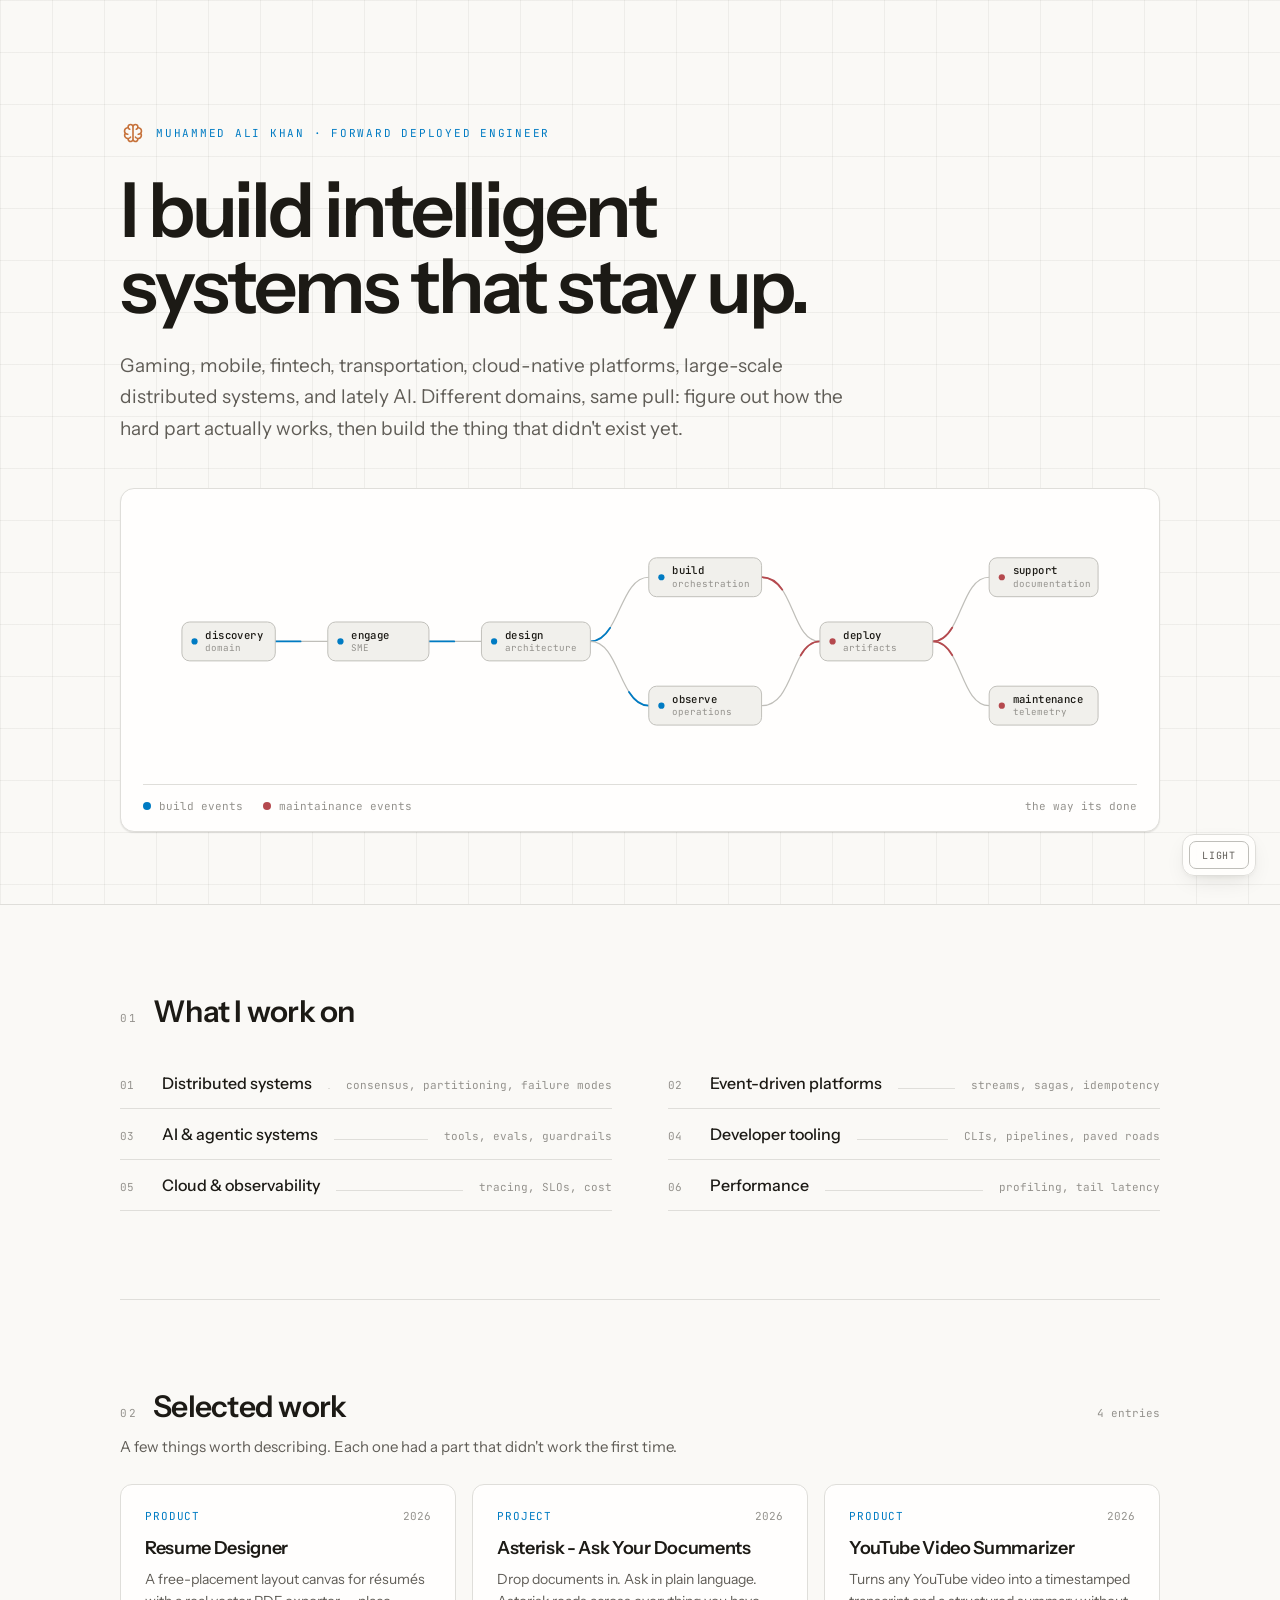
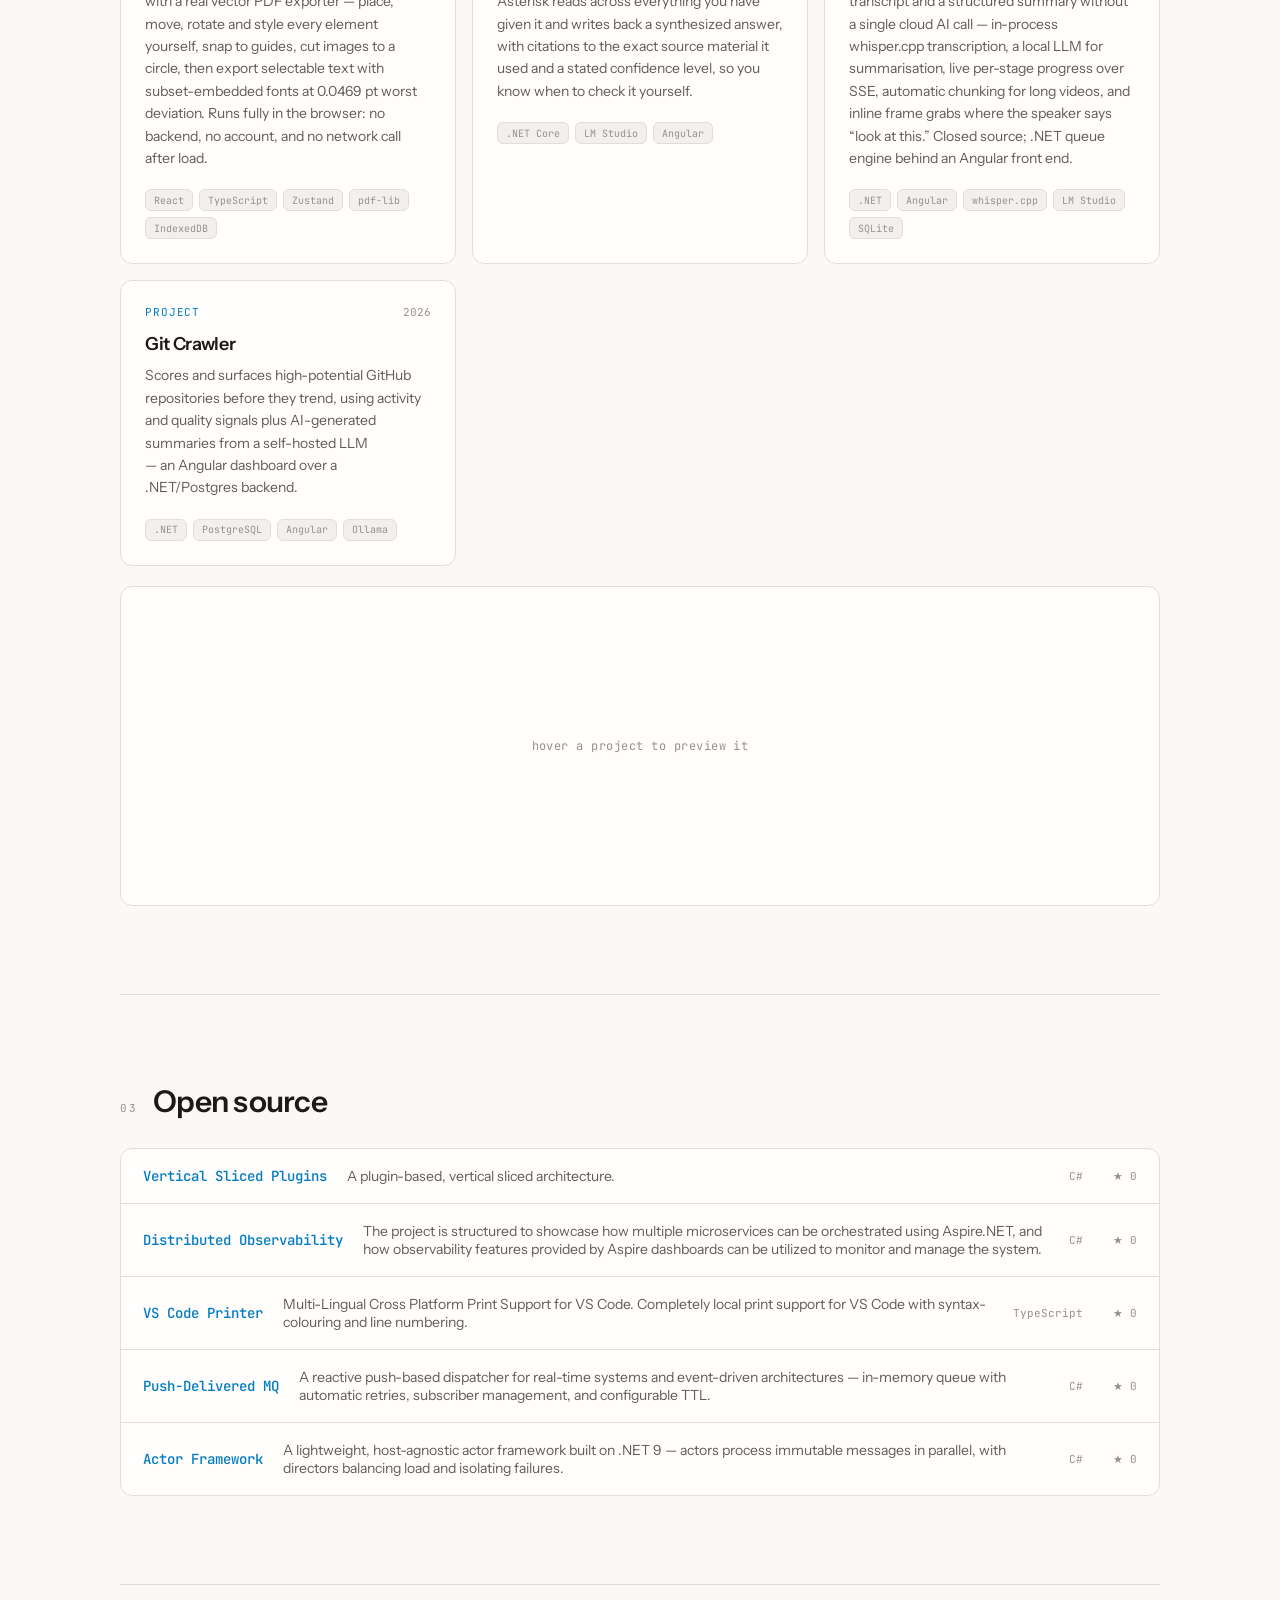
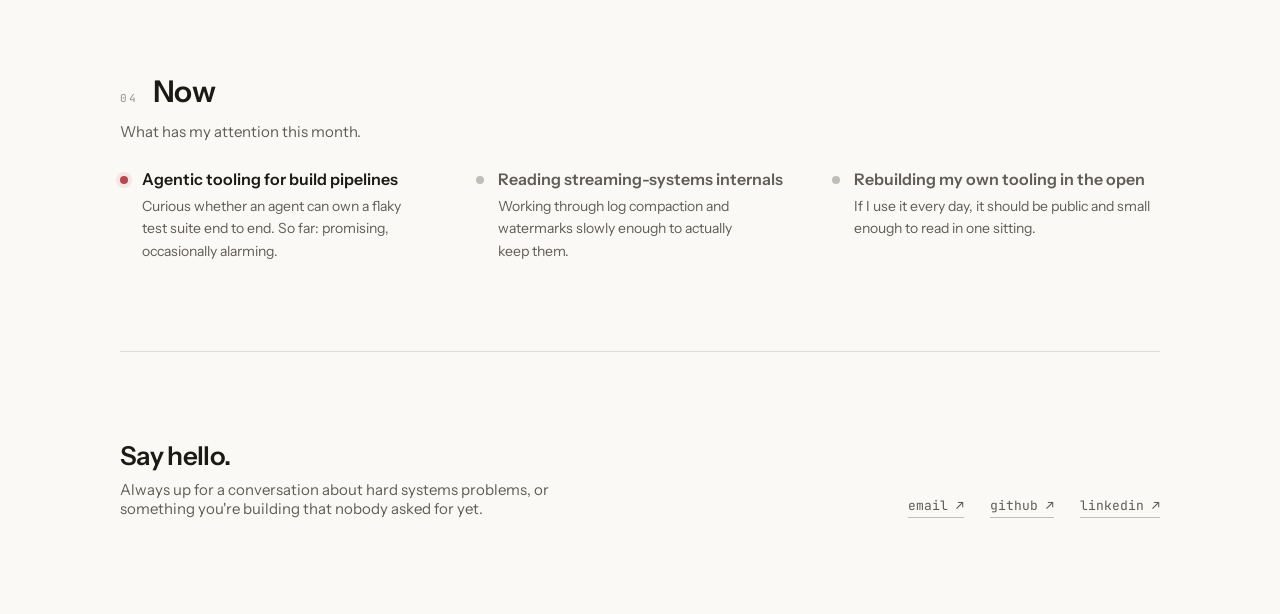
<file: index.html>
<!DOCTYPE html>
<html lang="en">
<head>
  <meta charset="UTF-8" />
  <meta name="viewport" content="width=device-width, initial-scale=1.0" />
  <title>Muhammed Ali Khan — Software Engineer</title>
  <meta name="description" content="I build intelligent systems that stay up. Personal site of Muhammed Ali Khan: distributed systems, event-driven platforms, AI, and developer tooling." />

  <!-- Set html[data-theme] before first paint to avoid a flash. -->
  <script>
    (function () {
      try {
        var stored = localStorage.getItem("theme");
        var theme = stored === "light" || stored === "dark"
          ? stored
          : (window.matchMedia("(prefers-color-scheme: dark)").matches ? "dark" : "light");
        document.documentElement.dataset.theme = theme;
      } catch (e) {}
    })();
  </script>

  <link rel="icon" href="data:image/svg+xml,%3Csvg%20xmlns%3D%22http%3A%2F%2Fwww.w3.org%2F2000%2Fsvg%22%20viewBox%3D%220%20-960%20960%20960%22%3E%3Cpath%20fill%3D%22%23c67139%22%20d%3D%22M390-136.16q-47.92%200-82.42-33.19t-37.96-80.5q-55-8.38-91.54-50.3-36.54-41.93-36.54-98.31%200-19.69%205.12-38.91%205.11-19.22%2015.34-36.09-12.15-17.62-18.23-38.11-6.08-20.5-6.08-43.04%200-57.56%2037.89-99.55%2037.88-41.99%2093.81-48.84-.39-1.54-.39-3.08v-3.46q1.85-48.31%2036.96-81.69%2035.12-33.38%2084.04-33.38%2027.54%200%2049.08%2010.77%2021.54%2010.76%2040.92%2030.46%2019.15-19.7%2040.62-30.46%2021.46-10.77%2049.38-10.77%2048.38%200%2083.27%2033.26%2034.88%2033.27%2036.73%2081.2v3.46q0%201.54-.39%203.08%2055.93%206.84%2094.31%2048.96%2038.39%2042.11%2038.39%20100.04%200%2022.54-6.27%2043.04-6.27%2020.49-18.43%2038.11%2010.23%2016.85%2015.54%2036.07%205.31%2019.23%205.31%2038.93%200%2057.38-36.85%2099-36.84%2041.61-92.23%2049.61-3.46%2047.31-37.46%2080.5T570-136.16q-27.69%200-49.27-10.46-21.58-10.46-40.73-30.54-19.77%2020.08-41.23%2030.54-21.46%2010.46-48.77%2010.46Zm120-568.45v448.46q0%2025.2%2017.45%2042.6%2017.45%2017.4%2042.71%2017.4%2024.07%200%2041.26-17.93Q628.62-232%20630-255.85q-25.23-5.3-46.58-19.19-21.34-13.88-36.88-35.58-7.69-10.53-5.8-22.43%201.89-11.9%2012.49-19.33%2010.54-7.7%2022.58-5.8%2012.05%201.89%2019.57%2012.49%2012.41%2018.05%2031.59%2027.64t41.49%209.59q37.62%200%2063.81-26.19%2026.19-26.2%2026.19-63.81%200-7.57-1.46-15.13-1.46-7.56-4.62-14.87-17%2011.54-37.5%2017.69-20.5%206.15-42.57%206.15-12.75%200-21.38-8.62-8.62-8.63-8.62-21.39%200-12.75%208.62-21.37%208.63-8.61%2021.38-8.61%2037.61%200%2063.81-26.2%2026.19-26.19%2026.19-63.8%200-37.02-25.81-62.82-25.81-25.8-62.65-27.19-10.24%2018.39-26.97%2032.08-16.73%2013.69-37.34%2021.69-11.77%204.46-22.98-.74t-14.94-17.1q-3.85-11.77.92-23.12%204.77-11.34%2016.92-15.19%2018.08-6.15%2029.31-21.85Q630-684.54%20630-704.81q0-25.04-17.41-42.42-17.4-17.39-42.61-17.39t-42.6%2017.4Q510-729.82%20510-704.61Zm-60%20448.46v-448.46q0-25.21-17.41-42.61-17.4-17.4-42.61-17.4t-42.6%2017.4Q330-729.82%20330-704.61q0%2019.46%2010.92%2035.46%2010.93%2016%2029%2022.15%2011.77%203.85%2017.23%2015%205.46%2011.15%201.68%2023.01-4.53%2011.85-15.87%2017.03-11.34%205.19-23.5.73-20.61-8-37.34-21.5-16.73-13.5-26.97-31.89-35.84%201.39-61.65%2027.58-25.81%2026.19-25.81%2062.55%200%2037.49%2026.19%2063.68%2026.2%2026.2%2063.81%2026.2%2012.75%200%2021.38%208.62%208.62%208.63%208.62%2021.39%200%2012.75-8.62%2021.37-8.63%208.61-21.38%208.61-22.07%200-42.57-6.15t-37.5-17.69q-3.16%207.31-4.62%2014.87t-1.46%2015.13q0%2037.61%2026.19%2063.81%2026.19%2026.19%2063.81%2026.19%2022.42%200%2041.48-9.65%2019.06-9.66%2031.6-27.58%207.52-10.6%2019.57-12.49%2012.04-1.9%2022.58%205.6t12.46%2019.46q1.92%2011.97-5.77%2022.5-15.92%2021.7-37.58%2035.89-21.65%2014.19-46.88%2019.5%201.38%2023.85%2019.08%2041.46%2017.69%2017.62%2041.76%2017.62%2025.26%200%2042.71-17.4t17.45-42.6Zm30-224.23Z%22%2F%3E%3C%2Fsvg%3E">

  <link rel="preconnect" href="https://fonts.googleapis.com">
  <link rel="preconnect" href="https://fonts.gstatic.com" crossorigin>
  <link href="https://fonts.googleapis.com/css2?family=Instrument+Sans:ital,wght@0,400..700;1,400..700&family=JetBrains+Mono:wght@400;500;700&display=swap" rel="stylesheet">
  <link rel="stylesheet" href="styles.css">
</head>
<body>

  <div class="theme-toggle">
    <button id="theme-toggle" class="theme-toggle__btn" type="button" aria-pressed="false" aria-label="Toggle color theme">light</button>
  </div>

  <header class="hero" id="hero">
    <div class="hero__inner">
      <p class="eyebrow">
        <svg class="brand-mark" viewBox="0 -960 960 960" width="26" height="26" role="img" aria-label="Neural mark" focusable="false"><path fill="currentColor" d="M390-136.16q-47.92 0-82.42-33.19t-37.96-80.5q-55-8.38-91.54-50.3-36.54-41.93-36.54-98.31 0-19.69 5.12-38.91 5.11-19.22 15.34-36.09-12.15-17.62-18.23-38.11-6.08-20.5-6.08-43.04 0-57.56 37.89-99.55 37.88-41.99 93.81-48.84-.39-1.54-.39-3.08v-3.46q1.85-48.31 36.96-81.69 35.12-33.38 84.04-33.38 27.54 0 49.08 10.77 21.54 10.76 40.92 30.46 19.15-19.7 40.62-30.46 21.46-10.77 49.38-10.77 48.38 0 83.27 33.26 34.88 33.27 36.73 81.2v3.46q0 1.54-.39 3.08 55.93 6.84 94.31 48.96 38.39 42.11 38.39 100.04 0 22.54-6.27 43.04-6.27 20.49-18.43 38.11 10.23 16.85 15.54 36.07 5.31 19.23 5.31 38.93 0 57.38-36.85 99-36.84 41.61-92.23 49.61-3.46 47.31-37.46 80.5T570-136.16q-27.69 0-49.27-10.46-21.58-10.46-40.73-30.54-19.77 20.08-41.23 30.54-21.46 10.46-48.77 10.46Zm120-568.45v448.46q0 25.2 17.45 42.6 17.45 17.4 42.71 17.4 24.07 0 41.26-17.93Q628.62-232 630-255.85q-25.23-5.3-46.58-19.19-21.34-13.88-36.88-35.58-7.69-10.53-5.8-22.43 1.89-11.9 12.49-19.33 10.54-7.7 22.58-5.8 12.05 1.89 19.57 12.49 12.41 18.05 31.59 27.64t41.49 9.59q37.62 0 63.81-26.19 26.19-26.2 26.19-63.81 0-7.57-1.46-15.13-1.46-7.56-4.62-14.87-17 11.54-37.5 17.69-20.5 6.15-42.57 6.15-12.75 0-21.38-8.62-8.62-8.63-8.62-21.39 0-12.75 8.62-21.37 8.63-8.61 21.38-8.61 37.61 0 63.81-26.2 26.19-26.19 26.19-63.8 0-37.02-25.81-62.82-25.81-25.8-62.65-27.19-10.24 18.39-26.97 32.08-16.73 13.69-37.34 21.69-11.77 4.46-22.98-.74t-14.94-17.1q-3.85-11.77.92-23.12 4.77-11.34 16.92-15.19 18.08-6.15 29.31-21.85Q630-684.54 630-704.81q0-25.04-17.41-42.42-17.4-17.39-42.61-17.39t-42.6 17.4Q510-729.82 510-704.61Zm-60 448.46v-448.46q0-25.21-17.41-42.61-17.4-17.4-42.61-17.4t-42.6 17.4Q330-729.82 330-704.61q0 19.46 10.92 35.46 10.93 16 29 22.15 11.77 3.85 17.23 15 5.46 11.15 1.68 23.01-4.53 11.85-15.87 17.03-11.34 5.19-23.5.73-20.61-8-37.34-21.5-16.73-13.5-26.97-31.89-35.84 1.39-61.65 27.58-25.81 26.19-25.81 62.55 0 37.49 26.19 63.68 26.2 26.2 63.81 26.2 12.75 0 21.38 8.62 8.62 8.63 8.62 21.39 0 12.75-8.62 21.37-8.63 8.61-21.38 8.61-22.07 0-42.57-6.15t-37.5-17.69q-3.16 7.31-4.62 14.87t-1.46 15.13q0 37.61 26.19 63.81 26.19 26.19 63.81 26.19 22.42 0 41.48-9.65 19.06-9.66 31.6-27.58 7.52-10.6 19.57-12.49 12.04-1.9 22.58 5.6t12.46 19.46q1.92 11.97-5.77 22.5-15.92 21.7-37.58 35.89-21.65 14.19-46.88 19.5 1.38 23.85 19.08 41.46 17.69 17.62 41.76 17.62 25.26 0 42.71-17.4t17.45-42.6Zm30-224.23Z"/></svg>
        <span>Muhammed Ali Khan · Forward deployed engineer</span>
      </p>
      <h1 class="hero__title" id="hero-title">I build intelligent systems that stay up.</h1>
      <p class="hero__intro" id="intro"></p>
    </div>
    <div class="hero__diagram-wrap">
      <div class="diagram-card">
        <div id="diagram-mount"></div>
        <div class="diagram-legend">
          <span class="legend-item"><span class="legend-dot"></span>build events</span>
          <span class="legend-item"><span class="legend-dot legend-dot--accent2"></span>maintainance events</span>
          <span class="legend-note">the way its done</span>
        </div>
      </div>
    </div>
  </header>

  <main>

    <section class="section" data-reveal id="work">
      <div class="section-header">
        <span class="section-ordinal" aria-hidden="true">01</span>
        <h2>What I work on</h2>
      </div>
      <div class="domain-list" id="domain-list"></div>
    </section>

    <section class="section" data-reveal id="selected-work">
      <div class="section-header section-header--tight">
        <span class="section-ordinal" aria-hidden="true">02</span>
        <h2>Selected work</h2>
        <span class="section-meta" id="work-count"></span>
      </div>
      <p class="section-sub">A few things worth describing. Each one had a part that didn't work the first time.</p>
      <div class="work-grid" id="work-grid"></div>

      <div class="work-carousel" id="work-carousel">
        <div class="work-carousel__idle">hover a project to preview it</div>
        <div class="work-carousel__frame" id="work-carousel-frame"></div>
        <div class="work-carousel__meta">
          <span class="work-carousel__title" id="work-carousel-title"></span>
          <span class="work-carousel__dots" id="work-carousel-dots"></span>
        </div>
      </div>
    </section>

    <section class="section" data-reveal id="open-source">
      <div class="section-header">
        <span class="section-ordinal" aria-hidden="true">03</span>
        <h2>Open source</h2>
      </div>
      <div class="os-list" id="os-list"></div>
    </section>

    <section class="section" data-reveal id="now">
      <div class="section-header section-header--tight">
        <span class="section-ordinal" aria-hidden="true">04</span>
        <h2>Now</h2>
      </div>
      <p class="section-sub">What has my attention this month.</p>
      <div class="now-grid" id="now-grid"></div>
    </section>

    <footer class="site-footer" data-reveal>
      <div>
        <div class="site-footer__lead">Say hello.</div>
        <div class="site-footer__body">Always up for a conversation about hard systems problems, or something you're building that nobody asked for yet.</div>
      </div>
      <div class="site-footer__links" id="footer-links"></div>
    </footer>

  </main>

  <script src="main.js"></script>
</body>
</html>
</file>
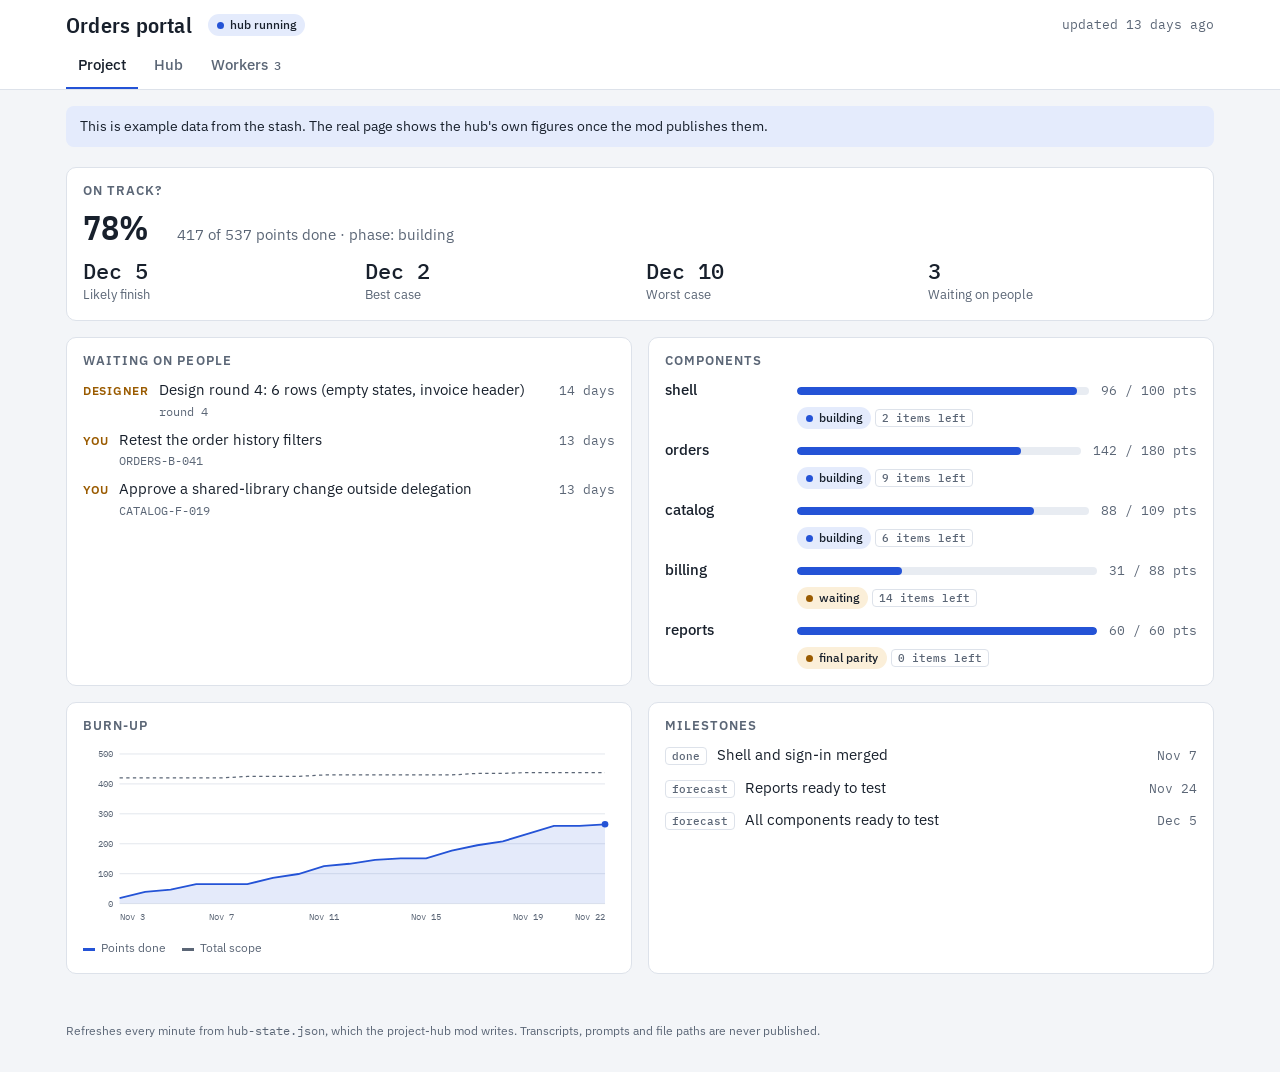
<file: project-hub/index.html>
<!doctype html>
<html lang="en">
<head>
<meta charset="utf-8">
<meta name="viewport" content="width=device-width, initial-scale=1, viewport-fit=cover">
<title>Project Hub Status</title>
<link rel="preconnect" href="https://fonts.googleapis.com">
<link rel="preconnect" href="https://fonts.gstatic.com" crossorigin>
<link rel="stylesheet" href="https://fonts.googleapis.com/css2?family=IBM+Plex+Mono:wght@400;500&family=IBM+Plex+Sans:wght@400;500;600&family=IBM+Plex+Sans+Condensed:wght@600&display=swap">
<style>
/* Layout: a control board. Sticky header with the three levels as tabs; each level is a grid of
   panels, summary first. Plex for the engineering voice, Mono for every figure. */
:root {
  --bg: #f3f5f8; --panel: #ffffff; --ink: #18202c; --muted: #5b6676; --line: #dde2ea; --track: #e8ecf2;
  --accent: #2453d6; --accent-soft: #e4ebfc;
  --ok: #1d7a4c; --ok-soft: #e1f2e8; --warn: #9a5b00; --warn-soft: #fbefd9; --bad: #b4232c; --bad-soft: #fbe5e6;
  --f-display: "IBM Plex Sans Condensed", "Arial Narrow", system-ui, sans-serif;
  --f-body: "IBM Plex Sans", system-ui, -apple-system, "Segoe UI", sans-serif;
  --f-mono: "IBM Plex Mono", ui-monospace, "Cascadia Mono", Consolas, monospace;
  color-scheme: light;
}
@media (prefers-color-scheme: dark) { :root:not([data-theme="light"]) {
  --bg: #0f141b; --panel: #171e28; --ink: #e6ebf2; --muted: #9aa6b6; --line: #29323f; --track: #222b37;
  --accent: #8aa8ff; --accent-soft: #1f2b4a;
  --ok: #5cc98d; --ok-soft: #17301f; --warn: #f0b456; --warn-soft: #33270f; --bad: #ff7a80; --bad-soft: #3a1a1d;
  color-scheme: dark; } }
:root[data-theme="dark"] {
  --bg: #0f141b; --panel: #171e28; --ink: #e6ebf2; --muted: #9aa6b6; --line: #29323f; --track: #222b37;
  --accent: #8aa8ff; --accent-soft: #1f2b4a;
  --ok: #5cc98d; --ok-soft: #17301f; --warn: #f0b456; --warn-soft: #33270f; --bad: #ff7a80; --bad-soft: #3a1a1d;
  color-scheme: dark; }

* { box-sizing: border-box; }
[hidden] { display: none !important; }
html { padding-top: env(safe-area-inset-top, 0px); padding-bottom: env(safe-area-inset-bottom, 0px); }
body { margin: 0; background: var(--bg); color: var(--ink); font: 15px/1.5 var(--f-body); }
body::before { content: ""; position: fixed; inset: 0 0 auto; height: env(safe-area-inset-top, 0px); z-index: 10; background: var(--panel); }
.wrap { max-width: 1180px; margin: 0 auto; padding-left: max(16px, env(safe-area-inset-left, 0px)); padding-right: max(16px, env(safe-area-inset-right, 0px)); }
.num, .mono { font-family: var(--f-mono); font-variant-numeric: tabular-nums; }
h1, h2, h3 { margin: 0; text-wrap: balance; }
a { color: var(--accent); }
:focus-visible { outline: 2px solid var(--accent); outline-offset: 2px; border-radius: 4px; }

header { position: sticky; top: env(safe-area-inset-top, 0px); z-index: 5; background: var(--panel); border-bottom: 1px solid var(--line); }
.head { display: flex; flex-wrap: wrap; align-items: center; gap: 8px 16px; padding-block: 12px 0; }
.head h1 { font: 600 22px/1.2 var(--f-display); letter-spacing: .01em; }
.head .meta { color: var(--muted); font-size: 13px; display: flex; gap: 12px; flex-wrap: wrap; align-items: center; margin-left: auto; }
nav { display: flex; gap: 4px; padding-block: 8px 0; overflow-x: auto; }
nav a { text-decoration: none; color: var(--muted); font-weight: 500; padding: 8px 12px 10px; border-bottom: 2px solid transparent; white-space: nowrap; }
nav a[aria-current="page"] { color: var(--ink); border-bottom-color: var(--accent); }
nav a .count { font: 500 12px var(--f-mono); margin-left: 6px; color: var(--muted); }

.banner { margin-top: 16px; padding: 10px 14px; border-radius: 8px; font-size: 14px; }
.banner.sample { background: var(--accent-soft); }
.banner.stale { background: var(--warn-soft); color: var(--ink); }

main { padding-block: 20px 48px; }
.level { display: grid; gap: 16px; }
.grid { display: grid; gap: 16px; grid-template-columns: repeat(auto-fit, minmax(min(100%, 340px), 1fr)); }
.panel { background: var(--panel); border: 1px solid var(--line); border-radius: 10px; padding: 16px; min-width: 0; display: grid; gap: 12px; align-content: start; }
.panel h2 { font: 600 13px/1 var(--f-body); text-transform: uppercase; letter-spacing: .08em; color: var(--muted); }
.lede { display: flex; flex-wrap: wrap; gap: 8px 28px; align-items: baseline; }
.lede .big { font: 600 34px/1.1 var(--f-display); }
.lede .sub { color: var(--muted); }
.stats { display: grid; grid-template-columns: repeat(auto-fit, minmax(120px, 1fr)); gap: 12px; }
.stat .v { font: 500 22px/1.2 var(--f-mono); font-variant-numeric: tabular-nums; }
.stat .k { color: var(--muted); font-size: 13px; }

.pill { display: inline-flex; align-items: center; gap: 6px; font-size: 12px; font-weight: 500; padding: 2px 9px; border-radius: 999px; background: var(--track); color: var(--ink); white-space: nowrap; }
.pill::before { content: ""; width: 7px; height: 7px; border-radius: 50%; background: var(--muted); }
.pill.ok { background: var(--ok-soft); } .pill.ok::before { background: var(--ok); }
.pill.warn { background: var(--warn-soft); } .pill.warn::before { background: var(--warn); }
.pill.bad { background: var(--bad-soft); } .pill.bad::before { background: var(--bad); }
.pill.acc { background: var(--accent-soft); } .pill.acc::before { background: var(--accent); }
.chip { font: 500 11px var(--f-mono); padding: 1px 6px; border: 1px solid var(--line); border-radius: 4px; color: var(--muted); white-space: nowrap; }

.bar { height: 8px; background: var(--track); border-radius: 4px; overflow: hidden; position: relative; }
.bar > i { display: block; height: 100%; background: var(--accent); border-radius: 4px; }
.bar.ok > i { background: var(--ok); } .bar.warn > i { background: var(--warn); } .bar.bad > i { background: var(--bad); }
.bar .mark { position: absolute; top: -3px; bottom: -3px; width: 2px; background: var(--ink); opacity: .55; }

.rows { display: grid; gap: 10px; }
.comp { display: grid; grid-template-columns: minmax(80px, 120px) 1fr auto; gap: 4px 12px; align-items: center; }
.comp .name { font-weight: 500; }
.comp .fig { font: 13px var(--f-mono); color: var(--muted); text-align: right; white-space: nowrap; }
.comp .state { grid-column: 2 / 4; }

ul.plain { list-style: none; margin: 0; padding: 0; display: grid; gap: 10px; }
.wait { display: grid; grid-template-columns: auto 1fr auto; gap: 2px 10px; align-items: baseline; }
.wait .who { font: 600 12px var(--f-body); text-transform: uppercase; letter-spacing: .06em; color: var(--warn); }
.wait .since { font: 13px var(--f-mono); color: var(--muted); }
.wait .ref { grid-column: 2 / 4; color: var(--muted); font: 12px var(--f-mono); }

.chart { width: 100%; height: auto; display: block; }
.chart text { fill: var(--muted); font: 11px var(--f-mono); }
.chart .grid line { stroke: var(--line); }
.legend { display: flex; gap: 16px; color: var(--muted); font-size: 12px; flex-wrap: wrap; }
.legend span::before { content: ""; display: inline-block; width: 12px; height: 3px; margin-right: 6px; vertical-align: middle; background: var(--sw); }

.gauge { display: grid; gap: 6px; }
.gauge .top { display: flex; justify-content: space-between; gap: 8px; font-size: 14px; }
.gauge .top .mono { color: var(--muted); font-size: 13px; }

.queue { display: grid; gap: 14px; }
.queue h3 { font: 600 15px var(--f-body); }
.packet { border: 1px solid var(--line); border-radius: 8px; padding: 10px 12px; display: grid; gap: 6px; }
.packet .ph { display: flex; flex-wrap: wrap; gap: 6px 10px; align-items: center; }
.packet .ph .id { font: 500 13px var(--f-mono); }
.packet .pts { margin-left: auto; font: 13px var(--f-mono); color: var(--muted); }
.items { list-style: none; margin: 0; padding: 0; display: grid; gap: 4px; font-size: 14px; }
.items li { display: grid; grid-template-columns: auto 1fr auto; gap: 8px; align-items: baseline; }
.items .iid { font: 12px var(--f-mono); color: var(--muted); }
.items .sz { font: 12px var(--f-mono); color: var(--muted); }

.worker { gap: 14px; }
.worker .wh { display: flex; flex-wrap: wrap; gap: 8px 12px; align-items: center; }
.worker .wh h3 { font: 600 18px var(--f-display); }
.worker .wh .el { margin-left: auto; font: 13px var(--f-mono); color: var(--muted); }
.phases { display: grid; grid-template-columns: repeat(5, 1fr); gap: 4px; }
.phases span { font-size: 11px; text-align: center; padding: 4px 2px; border-radius: 4px; background: var(--track); color: var(--muted); }
.phases span.done { background: var(--ok-soft); color: var(--ink); }
.phases span.now { background: var(--accent); color: var(--panel); font-weight: 600; }
.wi { display: grid; grid-template-columns: auto 1fr auto; gap: 2px 10px; font-size: 14px; align-items: baseline; }
.wi .iid { font: 12px var(--f-mono); color: var(--muted); }
.wi .st { font-size: 12px; color: var(--muted); text-align: right; }
.timeline { display: grid; gap: 4px; }
.tl { display: grid; grid-template-columns: minmax(90px, 140px) 1fr; gap: 8px; align-items: center; font: 12px var(--f-mono); color: var(--muted); }
.tl .lane { position: relative; height: 10px; background: var(--track); border-radius: 3px; }
.tl .lane i { position: absolute; top: 0; bottom: 0; border-radius: 3px; background: var(--accent); opacity: .75; }
.tl .lane i.open { opacity: 1; background: repeating-linear-gradient(90deg, var(--accent) 0 6px, var(--accent-soft) 6px 10px); }
.wf { display: flex; flex-wrap: wrap; gap: 6px 18px; font: 13px var(--f-mono); color: var(--muted); }
.wf b { color: var(--ink); font-weight: 500; }

.table-wrap { overflow-x: auto; }
table { width: 100%; border-collapse: collapse; font-size: 14px; }
th { text-align: left; font: 600 12px var(--f-body); color: var(--muted); text-transform: uppercase; letter-spacing: .06em; padding: 6px 8px; border-bottom: 1px solid var(--line); white-space: nowrap; }
td { padding: 8px; border-bottom: 1px solid var(--line); white-space: nowrap; }
td.n { font-family: var(--f-mono); font-variant-numeric: tabular-nums; text-align: right; }
th.n { text-align: right; }

.empty { color: var(--muted); font-size: 14px; }
footer { color: var(--muted); font-size: 12px; padding-block: 0 32px; }
@media (max-width: 520px) {
  .head .meta { margin-left: 0; }
  .lede .big { font-size: 28px; }
  .phases span { font-size: 10px; }
}
@media (prefers-reduced-motion: no-preference) { .bar > i { transition: width .4s ease; } }
</style>
</head>
<body>
<header>
  <div class="wrap">
    <div class="head">
      <h1 id="project-name">Project Hub</h1>
      <span id="hub-pill" class="pill">loading</span>
      <div class="meta"><span id="updated" class="mono">checking for updates</span></div>
    </div>
    <nav aria-label="Levels">
      <a href="#project" data-view="project">Project</a>
      <a href="#hub" data-view="hub">Hub</a>
      <a href="#workers" data-view="workers">Workers<span class="count" id="worker-count"></span></a>
    </nav>
  </div>
</header>

<div class="wrap">
  <div id="banners"></div>
  <main>
    <section class="level" id="view-project" aria-label="Project"></section>
    <section class="level" id="view-hub" aria-label="Hub" hidden></section>
    <section class="level" id="view-workers" aria-label="Workers" hidden></section>
  </main>
  <footer>Refreshes every minute from <span class="mono">hub-state.json</span>, which the project-hub mod writes. Transcripts, prompts and file paths are never published.</footer>
</div>

<script>
(function () {
  "use strict";
  var STATE_URL = "hub-state.json";
  var STALE_MIN = 15;
  var data = null;

  var $ = function (id) { return document.getElementById(id); };
  function esc(s) { return String(s == null ? "" : s).replace(/[&<>"']/g, function (c) { return { "&": "&amp;", "<": "&lt;", ">": "&gt;", '"': "&quot;", "'": "&#39;" }[c]; }); }
  function minsSince(iso, now) { return Math.max(0, Math.round(((now || Date.now()) - new Date(iso).getTime()) / 60000)); }
  function dur(m) { m = Math.round(m); if (m < 60) return m + " min"; var h = Math.floor(m / 60), r = m % 60; if (h < 48) return h + " h" + (r ? " " + r + " min" : ""); return Math.round(h / 24) + " days"; }
  function ago(iso, now) { var m = minsSince(iso, now); return m < 1 ? "just now" : dur(m) + " ago"; }
  function until(iso) { var m = Math.round((new Date(iso).getTime() - Date.now()) / 60000); return m <= 0 ? "now" : "in " + dur(m); }
  function fmtTok(n) { if (n >= 1e6) return (n / 1e6).toFixed(n >= 1e7 ? 0 : 2) + "M"; if (n >= 1e3) return Math.round(n / 1e3) + "k"; return String(n); }
  function usd(n) { return "$" + Number(n).toFixed(2); }
  function day(iso) { return new Date(iso + (iso.length === 10 ? "T12:00:00" : "")).toLocaleDateString(undefined, { day: "numeric", month: "short" }); }
  function sum(a, f) { return a.reduce(function (t, x) { return t + f(x); }, 0); }

  var STATE_TONE = {
    "running": "acc", "building": "acc", "merging": "acc", "design round": "acc",
    "waiting on hub": "warn", "waiting on you": "warn", "waiting": "warn", "with you": "warn", "parked": "warn", "held": "warn", "final parity": "warn",
    "ready to merge": "ok", "ready to test": "ok", "green": "ok", "idle": "", "queued": "", "stopped": "bad", "red": "bad"
  };
  function pill(text) { return '<span class="pill ' + (STATE_TONE[text] || "") + '">' + esc(text) + "</span>"; }

  // ---------- Project ----------
  function burnup(points) {
    if (!points || points.length < 2) return '<p class="empty">The chart starts after two days of work.</p>';
    var W = 640, H = 220, L = 44, R = 12, T = 12, B = 28;
    var max = Math.max.apply(null, points.map(function (p) { return p.total; }));
    var step = Math.pow(10, Math.floor(Math.log10(max))) / 2; while (max / step > 5) step *= 2;
    var top = Math.ceil(max / step) * step;
    var x = function (i) { return L + i * (W - L - R) / (points.length - 1); };
    var y = function (v) { return T + (H - T - B) * (1 - v / top); };
    var grid = "", lbl = "";
    for (var v = 0; v <= top; v += step) { grid += '<line x1="' + L + '" x2="' + (W - R) + '" y1="' + y(v) + '" y2="' + y(v) + '"/>'; lbl += '<text x="' + (L - 8) + '" y="' + (y(v) + 4) + '" text-anchor="end">' + v + "</text>"; }
    var every = Math.ceil(points.length / 6), xl = "";
    points.forEach(function (p, i) { var lastI = points.length - 1; if ((i % every === 0 && lastI - i >= every / 2) || i === lastI) xl += '<text x="' + x(i) + '" y="' + (H - 8) + '" text-anchor="' + (i === lastI ? "end" : i === 0 ? "start" : "middle") + '">' + esc(day(p.date)) + "</text>"; });
    var line = function (f) { return points.map(function (p, i) { return (i ? "L" : "M") + x(i).toFixed(1) + " " + y(f(p)).toFixed(1); }).join(" "); };
    var area = line(function (p) { return p.done; }) + " L" + x(points.length - 1) + " " + y(0) + " L" + x(0) + " " + y(0) + " Z";
    var last = points[points.length - 1];
    return '<svg class="chart" viewBox="0 0 ' + W + " " + H + '" role="img" aria-label="Points done against total scope, per day">' +
      '<g class="grid">' + grid + "</g>" + lbl + xl +
      '<path d="' + area + '" fill="var(--accent)" fill-opacity=".12"/>' +
      '<path d="' + line(function (p) { return p.total; }) + '" fill="none" stroke="var(--muted)" stroke-width="1.5" stroke-dasharray="4 4"/>' +
      '<path d="' + line(function (p) { return p.done; }) + '" fill="none" stroke="var(--accent)" stroke-width="2.2"/>' +
      '<circle cx="' + x(points.length - 1) + '" cy="' + y(last.done) + '" r="4" fill="var(--accent)"/></svg>' +
      '<div class="legend"><span style="--sw:var(--accent)">Points done</span><span style="--sw:var(--muted)">Total scope</span></div>';
  }

  function renderProject(d) {
    var p = d.project, done = sum(p.components, function (c) { return c.pointsDone; }), left = sum(p.components, function (c) { return c.pointsRemaining; });
    var pct = done + left ? Math.round(100 * done / (done + left)) : 0;
    var comps = p.components.map(function (c) {
      var t = c.pointsDone + c.pointsRemaining, w = t ? Math.round(100 * c.pointsDone / t) : 0;
      return '<div class="comp"><span class="name">' + esc(c.name) + '</span><div class="bar' + (c.state === "ready to test" ? " ok" : "") + '"><i style="width:' + w + '%"></i></div>' +
        '<span class="fig">' + c.pointsDone + " / " + t + " pts</span>" +
        '<span class="state">' + pill(c.state) + ' <span class="chip">' + c.itemsRemaining + " items left</span></span></div>";
    }).join("");
    var waits = (p.waitingOnPeople || []).slice().sort(function (a, b) { return new Date(a.since) - new Date(b.since); }).map(function (w) {
      return '<li class="wait"><span class="who">' + esc(w.who) + "</span><span>" + esc(w.what) + '</span><span class="since">' + esc(dur(minsSince(w.since))) + '</span><span class="ref">' + esc(w.ref) + "</span></li>";
    }).join("") || '<li class="empty">Nothing is waiting on anyone.</li>';
    var ms = (p.milestones || []).map(function (m) {
      return '<li class="wait"><span class="chip">' + (m.kind === "actual" ? "done" : "forecast") + "</span><span>" + esc(m.name) + '</span><span class="since">' + esc(day(m.date)) + "</span></li>";
    }).join("");
    $("view-project").innerHTML =
      '<div class="panel"><h2>On track?</h2><div class="lede"><span class="big num">' + pct + '%</span><span class="sub"><span class="num">' + done + "</span> of <span class=\"num\">" + (done + left) + "</span> points done · phase: " + esc(p.phase) + "</span></div>" +
      '<div class="stats"><div class="stat"><div class="v">' + esc(day(p.forecast.likely)) + '</div><div class="k">Likely finish</div></div>' +
      '<div class="stat"><div class="v">' + esc(day(p.forecast.optimistic)) + '</div><div class="k">Best case</div></div>' +
      '<div class="stat"><div class="v">' + esc(day(p.forecast.pessimistic)) + '</div><div class="k">Worst case</div></div>' +
      '<div class="stat"><div class="v">' + (p.waitingOnPeople || []).length + '</div><div class="k">Waiting on people</div></div></div></div>' +
      '<div class="grid"><div class="panel"><h2>Waiting on people</h2><ul class="plain">' + waits + "</ul></div>" +
      '<div class="panel"><h2>Components</h2><div class="rows">' + comps + "</div></div></div>" +
      '<div class="grid"><div class="panel"><h2>Burn-up</h2>' + burnup(p.burnup) + "</div>" +
      '<div class="panel"><h2>Milestones</h2><ul class="plain">' + ms + "</ul></div></div>";
  }

  // ---------- Hub ----------
  function gauge(label, g, park) {
    var tone = g.percentUsed >= park ? "bad" : g.percentUsed >= park - 15 ? "warn" : "ok";
    return '<div class="gauge"><div class="top"><span>' + label + '</span><span class="mono">' + g.percentUsed + "% · resets " + esc(until(g.resetsAt)) + "</span></div>" +
      '<div class="bar ' + tone + '"><i style="width:' + Math.min(100, g.percentUsed) + '%"></i><span class="mark" style="left:' + park + '%" title="Work parks here"></span></div></div>';
  }
  function dailyBars(rows) {
    if (!rows || !rows.length) return '<p class="empty">No days recorded yet.</p>';
    var W = 960, H = 200, L = 36, R = 8, T = 10, B = 26, max = Math.max.apply(null, rows.map(function (r) { return r.points; })) || 1;
    var step = max > 20 ? 10 : 5, top = Math.ceil(max / step) * step, bw = (W - L - R) / rows.length;
    var y = function (v) { return T + (H - T - B) * (1 - v / top); }, out = '<g class="grid">';
    for (var v = 0; v <= top; v += step) out += '<line x1="' + L + '" x2="' + (W - R) + '" y1="' + y(v) + '" y2="' + y(v) + '"/>';
    out += "</g>";
    for (v = 0; v <= top; v += step) out += '<text x="' + (L - 6) + '" y="' + (y(v) + 4) + '" text-anchor="end">' + v + "</text>";
    rows.forEach(function (r, i) {
      var x = L + i * bw + bw * 0.18, w = bw * 0.64, last = i === rows.length - 1;
      out += '<rect x="' + x.toFixed(1) + '" y="' + y(r.points).toFixed(1) + '" width="' + w.toFixed(1) + '" height="' + (y(0) - y(r.points)).toFixed(1) + '" rx="2" fill="var(--accent)" fill-opacity="' + (last ? 1 : 0.45) + '"><title>' + esc(day(r.date)) + ": " + r.points + " pts, " + fmtTok(r.tokens) + " tokens, " + usd(r.costUsd) + "</title></rect>";
      if ((rows.length - 1 - i) % 2 === 0) out += '<text x="' + (x + w / 2).toFixed(1) + '" y="' + (H - 8) + '" text-anchor="middle">' + esc(day(r.date)) + "</text>";
    });
    return '<svg class="chart" viewBox="0 0 ' + W + " " + H + '" role="img" aria-label="Points merged per day">' + out + "</svg>";
  }
  function renderHub(d) {
    var h = d.hub, park = h.limits.parkAtPercent || 90;
    var period = function (label, p) {
      return '<div class="panel"><h2>' + label + '</h2><div class="stats">' +
        '<div class="stat"><div class="v">' + p.packetsMerged + '</div><div class="k">Packets merged</div></div>' +
        '<div class="stat"><div class="v">' + p.points + '</div><div class="k">Points</div></div>' +
        '<div class="stat"><div class="v">' + fmtTok(p.tokens) + '</div><div class="k">Tokens</div></div>' +
        '<div class="stat"><div class="v">' + usd(p.costUsd) + '</div><div class="k">Est. cost</div></div></div>' +
        '<div class="wf">Waiting: <span>hub <b>' + dur(p.minutesWaiting.hub) + "</b></span><span>you <b>" + dur(p.minutesWaiting.you) + "</b></span><span>usage limit <b>" + dur(p.minutesWaiting.limit) + "</b></span></div></div>";
    };
    var q = (d.queue || []).map(function (c) {
      return '<div class="queue-comp"><h3>' + esc(c.component) + '</h3><div class="queue">' + c.packets.map(function (pk) {
        return '<div class="packet"><div class="ph"><span class="id">' + esc(pk.id) + "</span>" + pill(pk.state) + (pk.kind !== "orchestrated" ? ' <span class="chip">' + esc(pk.kind) + "</span>" : "") +
          '<span class="pts">' + sum(pk.items, function (i) { return i.size || 0; }) + ' pts</span></div><ul class="items">' + pk.items.map(function (i) {
            return '<li><span class="iid">' + esc(i.id) + "</span><span>" + esc(i.title || "") + '</span><span class="sz">' + (i.size || "?") + "</span></li>";
          }).join("") + "</ul></div>";
      }).join("") + "</div></div>";
    }).join("") || '<p class="empty">The queue is empty.</p>';
    var t = h.tests || {};
    $("view-hub").innerHTML =
      '<div class="grid"><div class="panel"><h2>Hub</h2><div class="lede"><span class="big">' + esc(h.state) + '</span><span class="sub">' + (h.state === "parked" && h.resumesAt ? "resumes " + esc(until(h.resumesAt)) : (d.workers || []).length + " live workers") + "</span></div>" +
      gauge("5-hour limit", h.limits.fiveHour, park) + gauge("Weekly limit", h.limits.sevenDay, park) +
      '<div class="wf"><span>Work parks at <b>' + park + "%</b></span></div></div>" +
      '<div class="panel"><h2>Per point, last 7 days</h2><div class="stats"><div class="stat"><div class="v">' + fmtTok(h.perPoint.tokens) + '</div><div class="k">Tokens</div></div>' +
      '<div class="stat"><div class="v">' + h.perPoint.minutes + ' min</div><div class="k">Wall time</div></div><div class="stat"><div class="v">' + usd(h.perPoint.costUsd) + '</div><div class="k">Est. cost</div></div></div>' +
      '<div class="wf"><span>Last full test run <b>' + esc(t.lastFull ? ago(t.lastFull.at) : "never") + "</b></span>" + (t.lastFull ? pill(t.lastFull.result) : "") + "<span>Known reds <b>" + (t.knownReds || 0) + "</b></span></div></div></div>" +
      '<div class="grid">' + period("Today", h.today) + period("This week", h.week) + "</div>" +
      '<div class="panel"><h2>Points merged per day</h2>' + dailyBars(h.daily) + "</div>" +
      '<div class="panel"><h2>Queue</h2><div class="grid">' + q + "</div></div>";
  }

  // ---------- Workers ----------
  var PHASES = ["Developer", "Reviewer", "Parity", "Integration", "Finalizers"];
  var DIRECT = ["Change", "Checks", "Report", "Merge", "Done"];
  function phaseStrip(w) {
    var list = w.kind === "direct" ? DIRECT : PHASES, at = list.indexOf(w.phase);
    return '<div class="phases" aria-label="Phase: ' + esc(w.phase) + '">' + list.map(function (p, i) {
      return '<span class="' + (i < at ? "done" : i === at ? "now" : "") + '">' + p + "</span>";
    }).join("") + "</div>";
  }
  function timeline(w) {
    var steps = w.steps || [];
    if (!steps.length) return "";
    var t0 = new Date(w.startedAt).getTime(), now = Date.now(), gen = new Date(data.generatedAt).getTime();
    var end = Math.max(gen, ...steps.map(function (s) { return s.end ? new Date(s.end).getTime() : gen; }));
    var span = Math.max(1, end - t0);
    return '<div class="timeline">' + steps.map(function (s) {
      var a = (new Date(s.start).getTime() - t0) / span * 100, b = ((s.end ? new Date(s.end).getTime() : end) - t0) / span * 100;
      return '<div class="tl"><span>' + esc(s.name) + '</span><div class="lane"><i class="' + (s.end ? "" : "open") + '" style="left:' + a.toFixed(1) + "%;width:" + Math.max(1.5, b - a).toFixed(1) + '%"></i></div></div>';
    }).join("") + "</div>";
  }
  function renderWorkers(d) {
    var ws = d.workers || [];
    var cards = ws.map(function (w) {
      return '<article class="panel worker" id="worker-' + esc(w.id) + '"><div class="wh"><h3>' + esc(w.packetId) + "</h3>" + pill(w.state) + (w.kind !== "orchestrated" ? '<span class="chip">' + esc(w.kind) + "</span>" : "") +
        '<span class="el">' + esc(dur(minsSince(w.startedAt, new Date(d.generatedAt).getTime()))) + "</span></div>" +
        '<div class="wf"><span>' + esc(w.component) + "</span><span>phase <b>" + esc(w.phase) + "</b></span></div>" + phaseStrip(w) +
        '<div class="rows">' + w.items.map(function (i) {
          return '<div class="wi"><span class="iid">' + esc(i.id) + "</span><span>" + esc(i.title || "") + ' <span class="chip">' + i.size + " pts</span></span><span class=\"st\">" + esc(i.phase) + " · " + esc(i.status) + "</span></div>";
        }).join("") + "</div>" + timeline(w) +
        '<div class="wf"><span>tokens <b>' + fmtTok(w.tokens) + "</b></span><span>cost <b>" + usd(w.costUsd) + "</b></span><span>review loops <b>" + w.loops + "</b></span><span>escalations <b>" + w.escalations + "</b></span><span>commits <b>" + w.commits + "</b></span></div></article>";
    }).join("") || '<div class="panel"><p class="empty">No live workers. The next packet starts when the hub dispatches it.</p></div>';
    var recent = (d.recent || []).map(function (r) {
      return "<tr><td class=\"mono\">" + esc(r.packetId) + "</td><td>" + esc(r.component) + "</td><td>" + esc(r.kind) + '</td><td class="n">' + r.items + '</td><td class="n">' + r.points + '</td><td class="n">' + dur(r.minutes) + '</td><td class="n">' + fmtTok(r.tokens) + '</td><td class="n">' + esc(ago(r.mergedAt, new Date(d.generatedAt).getTime())) + "</td></tr>";
    }).join("");
    $("view-workers").innerHTML = '<div class="grid">' + cards + "</div>" +
      '<div class="panel"><h2>Finished packets</h2>' + (recent ? '<div class="table-wrap"><table><thead><tr><th>Packet</th><th>Component</th><th>Kind</th><th class="n">Items</th><th class="n">Points</th><th class="n">Time</th><th class="n">Tokens</th><th class="n">Merged</th></tr></thead><tbody>' + recent + "</tbody></table></div>" : '<p class="empty">None yet.</p>') + "</div>";
  }

  // ---------- Shell ----------
  function renderAll() {
    if (!data) return;
    $("project-name").textContent = data.project.name || "Project Hub";
    document.title = (data.project.name || "Project") + " · Project Hub Status";
    var hp = $("hub-pill"); hp.className = "pill " + (STATE_TONE[data.hub.state] || ""); hp.textContent = "hub " + data.hub.state;
    $("worker-count").textContent = (data.workers || []).length;
    var m = minsSince(data.generatedAt);
    $("updated").textContent = "updated " + ago(data.generatedAt);
    var b = "";
    if (data.sample) b += '<div class="banner sample">This is example data from the stash. The real page shows the hub\'s own figures once the mod publishes them.</div>';
    if (!data.sample && m >= STALE_MIN) b += '<div class="banner stale">No update for ' + esc(dur(m)) + ". The hub session may be closed or the machine asleep; workers stop with it.</div>";
    $("banners").innerHTML = b;
    renderProject(data); renderHub(data); renderWorkers(data);
  }
  function show() {
    var h = (location.hash || "#project").slice(1), view = h.indexOf("worker-") === 0 ? "workers" : h;
    if (["project", "hub", "workers"].indexOf(view) < 0) view = "project";
    ["project", "hub", "workers"].forEach(function (v) { $("view-" + v).hidden = v !== view; });
    document.querySelectorAll("nav a").forEach(function (a) { if (a.dataset.view === view) a.setAttribute("aria-current", "page"); else a.removeAttribute("aria-current"); });
    if (h.indexOf("worker-") === 0) { var el = $(h); if (el) el.scrollIntoView({ block: "start" }); }
  }
  function load() {
    fetch(STATE_URL + "?t=" + Date.now(), { cache: "no-store" }).then(function (r) {
      if (!r.ok) throw new Error(r.status); return r.json();
    }).then(function (j) { data = j; renderAll(); show(); }).catch(function () {
      $("updated").textContent = data ? "update failed, showing " + ago(data.generatedAt) : "could not load hub-state.json";
    });
  }
  window.addEventListener("hashchange", show);
  show(); load();
  setInterval(load, 60000);
  setInterval(function () { if (data) $("updated").textContent = "updated " + ago(data.generatedAt); }, 30000);
})();
</script>
</body>
</html>
</file>
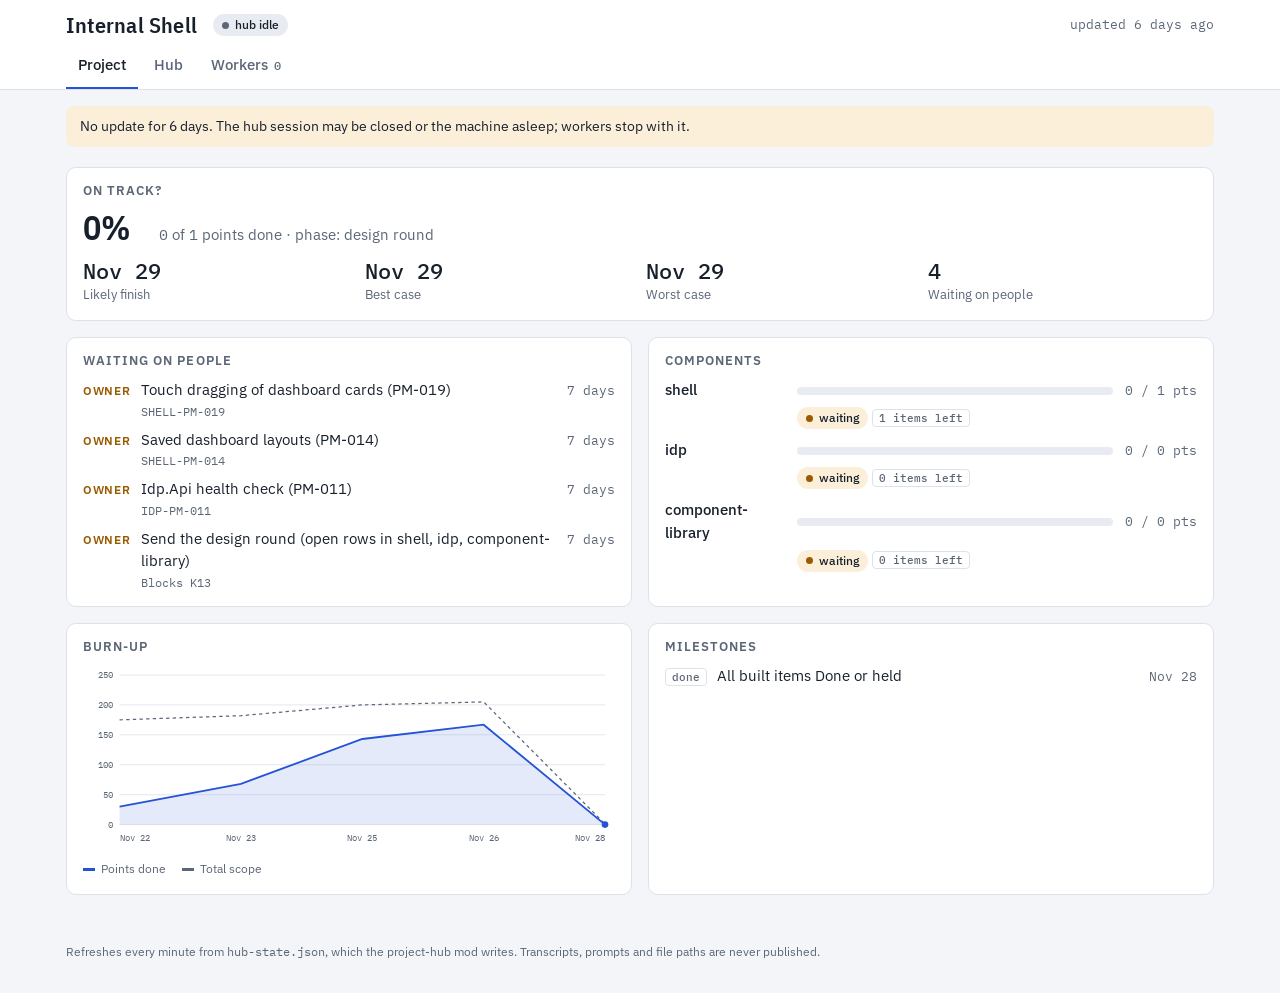
<file: mak-internal-shell/status/index.html>
<!doctype html>
<html lang="en">
<head>
<meta charset="utf-8">
<meta name="viewport" content="width=device-width, initial-scale=1, viewport-fit=cover">
<title>Project Hub Status</title>
<link rel="preconnect" href="https://fonts.googleapis.com">
<link rel="preconnect" href="https://fonts.gstatic.com" crossorigin>
<link rel="stylesheet" href="https://fonts.googleapis.com/css2?family=IBM+Plex+Mono:wght@400;500&family=IBM+Plex+Sans:wght@400;500;600&family=IBM+Plex+Sans+Condensed:wght@600&display=swap">
<style>
/* Layout: a control board. Sticky header with the three levels as tabs; each level is a grid of
   panels, summary first. Plex for the engineering voice, Mono for every figure. */
:root {
  --bg: #f3f5f8; --panel: #ffffff; --ink: #18202c; --muted: #5b6676; --line: #dde2ea; --track: #e8ecf2;
  --accent: #2453d6; --accent-soft: #e4ebfc;
  --ok: #1d7a4c; --ok-soft: #e1f2e8; --warn: #9a5b00; --warn-soft: #fbefd9; --bad: #b4232c; --bad-soft: #fbe5e6;
  --f-display: "IBM Plex Sans Condensed", "Arial Narrow", system-ui, sans-serif;
  --f-body: "IBM Plex Sans", system-ui, -apple-system, "Segoe UI", sans-serif;
  --f-mono: "IBM Plex Mono", ui-monospace, "Cascadia Mono", Consolas, monospace;
  color-scheme: light;
}
@media (prefers-color-scheme: dark) { :root:not([data-theme="light"]) {
  --bg: #0f141b; --panel: #171e28; --ink: #e6ebf2; --muted: #9aa6b6; --line: #29323f; --track: #222b37;
  --accent: #8aa8ff; --accent-soft: #1f2b4a;
  --ok: #5cc98d; --ok-soft: #17301f; --warn: #f0b456; --warn-soft: #33270f; --bad: #ff7a80; --bad-soft: #3a1a1d;
  color-scheme: dark; } }
:root[data-theme="dark"] {
  --bg: #0f141b; --panel: #171e28; --ink: #e6ebf2; --muted: #9aa6b6; --line: #29323f; --track: #222b37;
  --accent: #8aa8ff; --accent-soft: #1f2b4a;
  --ok: #5cc98d; --ok-soft: #17301f; --warn: #f0b456; --warn-soft: #33270f; --bad: #ff7a80; --bad-soft: #3a1a1d;
  color-scheme: dark; }

* { box-sizing: border-box; }
[hidden] { display: none !important; }
html { padding-top: env(safe-area-inset-top, 0px); padding-bottom: env(safe-area-inset-bottom, 0px); }
body { margin: 0; background: var(--bg); color: var(--ink); font: 15px/1.5 var(--f-body); }
body::before { content: ""; position: fixed; inset: 0 0 auto; height: env(safe-area-inset-top, 0px); z-index: 10; background: var(--panel); }
.wrap { max-width: 1180px; margin: 0 auto; padding-left: max(16px, env(safe-area-inset-left, 0px)); padding-right: max(16px, env(safe-area-inset-right, 0px)); }
.num, .mono { font-family: var(--f-mono); font-variant-numeric: tabular-nums; }
h1, h2, h3 { margin: 0; text-wrap: balance; }
a { color: var(--accent); }
:focus-visible { outline: 2px solid var(--accent); outline-offset: 2px; border-radius: 4px; }

header { position: sticky; top: env(safe-area-inset-top, 0px); z-index: 5; background: var(--panel); border-bottom: 1px solid var(--line); }
.head { display: flex; flex-wrap: wrap; align-items: center; gap: 8px 16px; padding-block: 12px 0; }
.head h1 { font: 600 22px/1.2 var(--f-display); letter-spacing: .01em; }
.head .meta { color: var(--muted); font-size: 13px; display: flex; gap: 12px; flex-wrap: wrap; align-items: center; margin-left: auto; }
nav { display: flex; gap: 4px; padding-block: 8px 0; overflow-x: auto; }
nav a { text-decoration: none; color: var(--muted); font-weight: 500; padding: 8px 12px 10px; border-bottom: 2px solid transparent; white-space: nowrap; }
nav a[aria-current="page"] { color: var(--ink); border-bottom-color: var(--accent); }
nav a .count { font: 500 12px var(--f-mono); margin-left: 6px; color: var(--muted); }

.banner { margin-top: 16px; padding: 10px 14px; border-radius: 8px; font-size: 14px; }
.banner.sample { background: var(--accent-soft); }
.banner.stale { background: var(--warn-soft); color: var(--ink); }

main { padding-block: 20px 48px; }
.level { display: grid; gap: 16px; }
.grid { display: grid; gap: 16px; grid-template-columns: repeat(auto-fit, minmax(min(100%, 340px), 1fr)); }
.panel { background: var(--panel); border: 1px solid var(--line); border-radius: 10px; padding: 16px; min-width: 0; display: grid; gap: 12px; align-content: start; }
.panel h2 { font: 600 13px/1 var(--f-body); text-transform: uppercase; letter-spacing: .08em; color: var(--muted); }
.lede { display: flex; flex-wrap: wrap; gap: 8px 28px; align-items: baseline; }
.lede .big { font: 600 34px/1.1 var(--f-display); }
.lede .sub { color: var(--muted); }
.stats { display: grid; grid-template-columns: repeat(auto-fit, minmax(120px, 1fr)); gap: 12px; }
.stat .v { font: 500 22px/1.2 var(--f-mono); font-variant-numeric: tabular-nums; }
.stat .k { color: var(--muted); font-size: 13px; }

.pill { display: inline-flex; align-items: center; gap: 6px; font-size: 12px; font-weight: 500; padding: 2px 9px; border-radius: 999px; background: var(--track); color: var(--ink); white-space: nowrap; }
.pill::before { content: ""; width: 7px; height: 7px; border-radius: 50%; background: var(--muted); }
.pill.ok { background: var(--ok-soft); } .pill.ok::before { background: var(--ok); }
.pill.warn { background: var(--warn-soft); } .pill.warn::before { background: var(--warn); }
.pill.bad { background: var(--bad-soft); } .pill.bad::before { background: var(--bad); }
.pill.acc { background: var(--accent-soft); } .pill.acc::before { background: var(--accent); }
.chip { font: 500 11px var(--f-mono); padding: 1px 6px; border: 1px solid var(--line); border-radius: 4px; color: var(--muted); white-space: nowrap; }

.bar { height: 8px; background: var(--track); border-radius: 4px; overflow: hidden; position: relative; }
.bar > i { display: block; height: 100%; background: var(--accent); border-radius: 4px; }
.bar.ok > i { background: var(--ok); } .bar.warn > i { background: var(--warn); } .bar.bad > i { background: var(--bad); }
.bar .mark { position: absolute; top: -3px; bottom: -3px; width: 2px; background: var(--ink); opacity: .55; }

.rows { display: grid; gap: 10px; }
.comp { display: grid; grid-template-columns: minmax(80px, 120px) 1fr auto; gap: 4px 12px; align-items: center; }
.comp .name { font-weight: 500; }
.comp .fig { font: 13px var(--f-mono); color: var(--muted); text-align: right; white-space: nowrap; }
.comp .state { grid-column: 2 / 4; }

ul.plain { list-style: none; margin: 0; padding: 0; display: grid; gap: 10px; }
.wait { display: grid; grid-template-columns: auto 1fr auto; gap: 2px 10px; align-items: baseline; }
.wait .who { font: 600 12px var(--f-body); text-transform: uppercase; letter-spacing: .06em; color: var(--warn); }
.wait .since { font: 13px var(--f-mono); color: var(--muted); }
.wait .ref { grid-column: 2 / 4; color: var(--muted); font: 12px var(--f-mono); }

.chart { width: 100%; height: auto; display: block; }
.chart text { fill: var(--muted); font: 11px var(--f-mono); }
.chart .grid line { stroke: var(--line); }
.legend { display: flex; gap: 16px; color: var(--muted); font-size: 12px; flex-wrap: wrap; }
.legend span::before { content: ""; display: inline-block; width: 12px; height: 3px; margin-right: 6px; vertical-align: middle; background: var(--sw); }

.gauge { display: grid; gap: 6px; }
.gauge .top { display: flex; justify-content: space-between; gap: 8px; font-size: 14px; }
.gauge .top .mono { color: var(--muted); font-size: 13px; }

.queue { display: grid; gap: 14px; }
.queue h3 { font: 600 15px var(--f-body); }
.packet { border: 1px solid var(--line); border-radius: 8px; padding: 10px 12px; display: grid; gap: 6px; }
.packet .ph { display: flex; flex-wrap: wrap; gap: 6px 10px; align-items: center; }
.packet .ph .id { font: 500 13px var(--f-mono); }
.packet .pts { margin-left: auto; font: 13px var(--f-mono); color: var(--muted); }
.items { list-style: none; margin: 0; padding: 0; display: grid; gap: 4px; font-size: 14px; }
.items li { display: grid; grid-template-columns: auto 1fr auto; gap: 8px; align-items: baseline; }
.items .iid { font: 12px var(--f-mono); color: var(--muted); }
.items .sz { font: 12px var(--f-mono); color: var(--muted); }

.worker { gap: 14px; }
.worker .wh { display: flex; flex-wrap: wrap; gap: 8px 12px; align-items: center; }
.worker .wh h3 { font: 600 18px var(--f-display); }
.worker .wh .el { margin-left: auto; font: 13px var(--f-mono); color: var(--muted); }
.phases { display: grid; grid-template-columns: repeat(5, 1fr); gap: 4px; }
.phases span { font-size: 11px; text-align: center; padding: 4px 2px; border-radius: 4px; background: var(--track); color: var(--muted); }
.phases span.done { background: var(--ok-soft); color: var(--ink); }
.phases span.now { background: var(--accent); color: var(--panel); font-weight: 600; }
.wi { display: grid; grid-template-columns: auto 1fr auto; gap: 2px 10px; font-size: 14px; align-items: baseline; }
.wi .iid { font: 12px var(--f-mono); color: var(--muted); }
.wi .st { font-size: 12px; color: var(--muted); text-align: right; }
.timeline { display: grid; gap: 4px; }
.tl { display: grid; grid-template-columns: minmax(90px, 140px) 1fr; gap: 8px; align-items: center; font: 12px var(--f-mono); color: var(--muted); }
.tl .lane { position: relative; height: 10px; background: var(--track); border-radius: 3px; }
.tl .lane i { position: absolute; top: 0; bottom: 0; border-radius: 3px; background: var(--accent); opacity: .75; }
.tl .lane i.open { opacity: 1; background: repeating-linear-gradient(90deg, var(--accent) 0 6px, var(--accent-soft) 6px 10px); }
.wf { display: flex; flex-wrap: wrap; gap: 6px 18px; font: 13px var(--f-mono); color: var(--muted); }
.wf b { color: var(--ink); font-weight: 500; }

.table-wrap { overflow-x: auto; }
table { width: 100%; border-collapse: collapse; font-size: 14px; }
th { text-align: left; font: 600 12px var(--f-body); color: var(--muted); text-transform: uppercase; letter-spacing: .06em; padding: 6px 8px; border-bottom: 1px solid var(--line); white-space: nowrap; }
td { padding: 8px; border-bottom: 1px solid var(--line); white-space: nowrap; }
td.n { font-family: var(--f-mono); font-variant-numeric: tabular-nums; text-align: right; }
th.n { text-align: right; }

.empty { color: var(--muted); font-size: 14px; }
footer { color: var(--muted); font-size: 12px; padding-block: 0 32px; }
@media (max-width: 520px) {
  .head .meta { margin-left: 0; }
  .lede .big { font-size: 28px; }
  .phases span { font-size: 10px; }
}
@media (prefers-reduced-motion: no-preference) { .bar > i { transition: width .4s ease; } }
</style>
</head>
<body>
<header>
  <div class="wrap">
    <div class="head">
      <h1 id="project-name">Project Hub</h1>
      <span id="hub-pill" class="pill">loading</span>
      <div class="meta"><span id="updated" class="mono">checking for updates</span></div>
    </div>
    <nav aria-label="Levels">
      <a href="#project" data-view="project">Project</a>
      <a href="#hub" data-view="hub">Hub</a>
      <a href="#workers" data-view="workers">Workers<span class="count" id="worker-count"></span></a>
    </nav>
  </div>
</header>

<div class="wrap">
  <div id="banners"></div>
  <main>
    <section class="level" id="view-project" aria-label="Project"></section>
    <section class="level" id="view-hub" aria-label="Hub" hidden></section>
    <section class="level" id="view-workers" aria-label="Workers" hidden></section>
  </main>
  <footer>Refreshes every minute from <span class="mono">hub-state.json</span>, which the project-hub mod writes. Transcripts, prompts and file paths are never published.</footer>
</div>

<script>
(function () {
  "use strict";
  var STATE_URL = "hub-state.json";
  var STALE_MIN = 15;
  var data = null;

  var $ = function (id) { return document.getElementById(id); };
  function esc(s) { return String(s == null ? "" : s).replace(/[&<>"']/g, function (c) { return { "&": "&amp;", "<": "&lt;", ">": "&gt;", '"': "&quot;", "'": "&#39;" }[c]; }); }
  function minsSince(iso, now) { return Math.max(0, Math.round(((now || Date.now()) - new Date(iso).getTime()) / 60000)); }
  function dur(m) { m = Math.round(m); if (m < 60) return m + " min"; var h = Math.floor(m / 60), r = m % 60; if (h < 48) return h + " h" + (r ? " " + r + " min" : ""); return Math.round(h / 24) + " days"; }
  function ago(iso, now) { var m = minsSince(iso, now); return m < 1 ? "just now" : dur(m) + " ago"; }
  function until(iso) { var m = Math.round((new Date(iso).getTime() - Date.now()) / 60000); return m <= 0 ? "now" : "in " + dur(m); }
  function fmtTok(n) { if (n >= 1e6) return (n / 1e6).toFixed(n >= 1e7 ? 0 : 2) + "M"; if (n >= 1e3) return Math.round(n / 1e3) + "k"; return String(n); }
  function usd(n) { return "$" + Number(n).toFixed(2); }
  function day(iso) { if (!iso) return "not yet"; return new Date(iso + (iso.length === 10 ? "T12:00:00" : "")).toLocaleDateString(undefined, { day: "numeric", month: "short" }); }
  function sum(a, f) { return a.reduce(function (t, x) { return t + f(x); }, 0); }

  var STATE_TONE = {
    "running": "acc", "building": "acc", "merging": "acc", "design round": "acc",
    "waiting on hub": "warn", "waiting on you": "warn", "waiting": "warn", "with you": "warn", "parked": "warn", "held": "warn", "final parity": "warn",
    "ready to merge": "ok", "ready to test": "ok", "green": "ok", "idle": "", "queued": "", "stopped": "bad", "red": "bad"
  };
  function pill(text) { return '<span class="pill ' + (STATE_TONE[text] || "") + '">' + esc(text) + "</span>"; }

  // ---------- Project ----------
  function burnup(points) {
    if (!points || points.length < 2) return '<p class="empty">The chart starts after two days of work.</p>';
    var W = 640, H = 220, L = 44, R = 12, T = 12, B = 28;
    var max = Math.max.apply(null, points.map(function (p) { return p.total; }));
    var step = Math.pow(10, Math.floor(Math.log10(max))) / 2; while (max / step > 5) step *= 2;
    var top = Math.ceil(max / step) * step;
    var x = function (i) { return L + i * (W - L - R) / (points.length - 1); };
    var y = function (v) { return T + (H - T - B) * (1 - v / top); };
    var grid = "", lbl = "";
    for (var v = 0; v <= top; v += step) { grid += '<line x1="' + L + '" x2="' + (W - R) + '" y1="' + y(v) + '" y2="' + y(v) + '"/>'; lbl += '<text x="' + (L - 8) + '" y="' + (y(v) + 4) + '" text-anchor="end">' + v + "</text>"; }
    var every = Math.ceil(points.length / 6), xl = "";
    points.forEach(function (p, i) { var lastI = points.length - 1; if ((i % every === 0 && lastI - i >= every / 2) || i === lastI) xl += '<text x="' + x(i) + '" y="' + (H - 8) + '" text-anchor="' + (i === lastI ? "end" : i === 0 ? "start" : "middle") + '">' + esc(day(p.date)) + "</text>"; });
    var line = function (f) { return points.map(function (p, i) { return (i ? "L" : "M") + x(i).toFixed(1) + " " + y(f(p)).toFixed(1); }).join(" "); };
    var area = line(function (p) { return p.done; }) + " L" + x(points.length - 1) + " " + y(0) + " L" + x(0) + " " + y(0) + " Z";
    var last = points[points.length - 1];
    return '<svg class="chart" viewBox="0 0 ' + W + " " + H + '" role="img" aria-label="Points done against total scope, per day">' +
      '<g class="grid">' + grid + "</g>" + lbl + xl +
      '<path d="' + area + '" fill="var(--accent)" fill-opacity=".12"/>' +
      '<path d="' + line(function (p) { return p.total; }) + '" fill="none" stroke="var(--muted)" stroke-width="1.5" stroke-dasharray="4 4"/>' +
      '<path d="' + line(function (p) { return p.done; }) + '" fill="none" stroke="var(--accent)" stroke-width="2.2"/>' +
      '<circle cx="' + x(points.length - 1) + '" cy="' + y(last.done) + '" r="4" fill="var(--accent)"/></svg>' +
      '<div class="legend"><span style="--sw:var(--accent)">Points done</span><span style="--sw:var(--muted)">Total scope</span></div>';
  }

  function renderProject(d) {
    var p = d.project, done = sum(p.components, function (c) { return c.pointsDone; }), left = sum(p.components, function (c) { return c.pointsRemaining; });
    var pct = done + left ? Math.round(100 * done / (done + left)) : 0;
    var comps = p.components.map(function (c) {
      var t = c.pointsDone + c.pointsRemaining, w = t ? Math.round(100 * c.pointsDone / t) : 0;
      return '<div class="comp"><span class="name">' + esc(c.name) + '</span><div class="bar' + (c.state === "ready to test" ? " ok" : "") + '"><i style="width:' + w + '%"></i></div>' +
        '<span class="fig">' + c.pointsDone + " / " + t + " pts</span>" +
        '<span class="state">' + pill(c.state) + ' <span class="chip">' + c.itemsRemaining + " items left</span></span></div>";
    }).join("");
    var waits = (p.waitingOnPeople || []).slice().sort(function (a, b) { return new Date(a.since) - new Date(b.since); }).map(function (w) {
      return '<li class="wait"><span class="who">' + esc(w.who) + "</span><span>" + esc(w.what) + '</span><span class="since">' + esc(dur(minsSince(w.since))) + '</span><span class="ref">' + esc(w.ref) + "</span></li>";
    }).join("") || '<li class="empty">Nothing is waiting on anyone.</li>';
    var ms = (p.milestones || []).map(function (m) {
      return '<li class="wait"><span class="chip">' + (m.kind === "actual" ? "done" : "forecast") + "</span><span>" + esc(m.name) + '</span><span class="since">' + esc(day(m.date)) + "</span></li>";
    }).join("");
    $("view-project").innerHTML =
      '<div class="panel"><h2>On track?</h2><div class="lede"><span class="big num">' + pct + '%</span><span class="sub"><span class="num">' + done + "</span> of <span class=\"num\">" + (done + left) + "</span> points done · phase: " + esc(p.phase) + "</span></div>" +
      '<div class="stats"><div class="stat"><div class="v">' + esc(day(p.forecast.likely)) + '</div><div class="k">Likely finish</div></div>' +
      '<div class="stat"><div class="v">' + esc(day(p.forecast.optimistic)) + '</div><div class="k">Best case</div></div>' +
      '<div class="stat"><div class="v">' + esc(day(p.forecast.pessimistic)) + '</div><div class="k">Worst case</div></div>' +
      '<div class="stat"><div class="v">' + (p.waitingOnPeople || []).length + '</div><div class="k">Waiting on people</div></div></div></div>' +
      '<div class="grid"><div class="panel"><h2>Waiting on people</h2><ul class="plain">' + waits + "</ul></div>" +
      '<div class="panel"><h2>Components</h2><div class="rows">' + comps + "</div></div></div>" +
      '<div class="grid"><div class="panel"><h2>Burn-up</h2>' + burnup(p.burnup) + "</div>" +
      '<div class="panel"><h2>Milestones</h2><ul class="plain">' + ms + "</ul></div></div>";
  }

  // ---------- Hub ----------
  function gauge(label, g, park) {
    var tone = g.percentUsed >= park ? "bad" : g.percentUsed >= park - 15 ? "warn" : "ok";
    return '<div class="gauge"><div class="top"><span>' + label + '</span><span class="mono">' + g.percentUsed + "% · resets " + esc(until(g.resetsAt)) + "</span></div>" +
      '<div class="bar ' + tone + '"><i style="width:' + Math.min(100, g.percentUsed) + '%"></i><span class="mark" style="left:' + park + '%" title="Work parks here"></span></div></div>';
  }
  function dailyBars(rows) {
    if (!rows || !rows.length) return '<p class="empty">No days recorded yet.</p>';
    var W = 960, H = 200, L = 36, R = 8, T = 10, B = 26, max = Math.max.apply(null, rows.map(function (r) { return r.points; })) || 1;
    var step = max > 20 ? 10 : 5, top = Math.ceil(max / step) * step, bw = (W - L - R) / rows.length;
    var y = function (v) { return T + (H - T - B) * (1 - v / top); }, out = '<g class="grid">';
    for (var v = 0; v <= top; v += step) out += '<line x1="' + L + '" x2="' + (W - R) + '" y1="' + y(v) + '" y2="' + y(v) + '"/>';
    out += "</g>";
    for (v = 0; v <= top; v += step) out += '<text x="' + (L - 6) + '" y="' + (y(v) + 4) + '" text-anchor="end">' + v + "</text>";
    rows.forEach(function (r, i) {
      var x = L + i * bw + bw * 0.18, w = bw * 0.64, last = i === rows.length - 1;
      out += '<rect x="' + x.toFixed(1) + '" y="' + y(r.points).toFixed(1) + '" width="' + w.toFixed(1) + '" height="' + (y(0) - y(r.points)).toFixed(1) + '" rx="2" fill="var(--accent)" fill-opacity="' + (last ? 1 : 0.45) + '"><title>' + esc(day(r.date)) + ": " + r.points + " pts, " + fmtTok(r.tokens) + " tokens, " + usd(r.costUsd) + "</title></rect>";
      if ((rows.length - 1 - i) % 2 === 0) out += '<text x="' + (x + w / 2).toFixed(1) + '" y="' + (H - 8) + '" text-anchor="middle">' + esc(day(r.date)) + "</text>";
    });
    return '<svg class="chart" viewBox="0 0 ' + W + " " + H + '" role="img" aria-label="Points merged per day">' + out + "</svg>";
  }
  function renderHub(d) {
    var h = d.hub, park = h.limits.parkAtPercent || 90;
    var period = function (label, p) {
      return '<div class="panel"><h2>' + label + '</h2><div class="stats">' +
        '<div class="stat"><div class="v">' + p.packetsMerged + '</div><div class="k">Packets merged</div></div>' +
        '<div class="stat"><div class="v">' + p.points + '</div><div class="k">Points</div></div>' +
        '<div class="stat"><div class="v">' + fmtTok(p.tokens) + '</div><div class="k">Tokens</div></div>' +
        '<div class="stat"><div class="v">' + usd(p.costUsd) + '</div><div class="k">Est. cost</div></div></div>' +
        '<div class="wf">Waiting: <span>hub <b>' + dur(p.minutesWaiting.hub) + "</b></span><span>you <b>" + dur(p.minutesWaiting.you) + "</b></span><span>usage limit <b>" + dur(p.minutesWaiting.limit) + "</b></span></div></div>";
    };
    var q = (d.queue || []).map(function (c) {
      return '<div class="queue-comp"><h3>' + esc(c.component) + '</h3><div class="queue">' + c.packets.map(function (pk) {
        return '<div class="packet"><div class="ph"><span class="id">' + esc(pk.id) + "</span>" + pill(pk.state) + (pk.kind !== "orchestrated" ? ' <span class="chip">' + esc(pk.kind) + "</span>" : "") +
          '<span class="pts">' + sum(pk.items, function (i) { return i.size || 0; }) + ' pts</span></div><ul class="items">' + pk.items.map(function (i) {
            return '<li><span class="iid">' + esc(i.id) + "</span><span>" + esc(i.title || "") + '</span><span class="sz">' + (i.size || "?") + "</span></li>";
          }).join("") + "</ul></div>";
      }).join("") + "</div></div>";
    }).join("") || '<p class="empty">The queue is empty.</p>';
    var t = h.tests || {};
    $("view-hub").innerHTML =
      '<div class="grid"><div class="panel"><h2>Hub</h2><div class="lede"><span class="big">' + esc(h.state) + '</span><span class="sub">' + (h.state === "parked" && h.resumesAt ? "resumes " + esc(until(h.resumesAt)) : (d.workers || []).length + " live workers") + "</span></div>" +
      gauge("5-hour limit", h.limits.fiveHour, park) + gauge("Weekly limit", h.limits.sevenDay, park) +
      '<div class="wf"><span>Work parks at <b>' + park + "%</b></span></div></div>" +
      '<div class="panel"><h2>Per point, last 7 days</h2><div class="stats"><div class="stat"><div class="v">' + fmtTok(h.perPoint.tokens) + '</div><div class="k">Tokens</div></div>' +
      '<div class="stat"><div class="v">' + h.perPoint.minutes + ' min</div><div class="k">Wall time</div></div><div class="stat"><div class="v">' + usd(h.perPoint.costUsd) + '</div><div class="k">Est. cost</div></div></div>' +
      '<div class="wf"><span>Last full test run <b>' + esc(t.lastFull ? ago(t.lastFull.at) : "never") + "</b></span>" + (t.lastFull ? pill(t.lastFull.result) : "") + "<span>Known reds <b>" + (t.knownReds || 0) + "</b></span></div></div></div>" +
      '<div class="grid">' + period("Today", h.today) + period("This week", h.week) + "</div>" +
      '<div class="panel"><h2>Points merged per day</h2>' + dailyBars(h.daily) + "</div>" +
      '<div class="panel"><h2>Queue</h2><div class="grid">' + q + "</div></div>";
  }

  // ---------- Workers ----------
  var PHASES = ["Developer", "Reviewer", "Parity", "Integration", "Finalizers"];
  var DIRECT = ["Change", "Checks", "Report", "Merge", "Done"];
  function phaseStrip(w) {
    var list = w.kind === "direct" ? DIRECT : PHASES, at = list.indexOf(w.phase);
    return '<div class="phases" aria-label="Phase: ' + esc(w.phase) + '">' + list.map(function (p, i) {
      return '<span class="' + (i < at ? "done" : i === at ? "now" : "") + '">' + p + "</span>";
    }).join("") + "</div>";
  }
  function timeline(w) {
    var steps = w.steps || [];
    if (!steps.length) return "";
    var t0 = new Date(w.startedAt).getTime(), now = Date.now(), gen = new Date(data.generatedAt).getTime();
    var end = Math.max(gen, ...steps.map(function (s) { return s.end ? new Date(s.end).getTime() : gen; }));
    var span = Math.max(1, end - t0);
    return '<div class="timeline">' + steps.map(function (s) {
      var a = (new Date(s.start).getTime() - t0) / span * 100, b = ((s.end ? new Date(s.end).getTime() : end) - t0) / span * 100;
      return '<div class="tl"><span>' + esc(s.name) + '</span><div class="lane"><i class="' + (s.end ? "" : "open") + '" style="left:' + a.toFixed(1) + "%;width:" + Math.max(1.5, b - a).toFixed(1) + '%"></i></div></div>';
    }).join("") + "</div>";
  }
  function renderWorkers(d) {
    var ws = d.workers || [];
    var cards = ws.map(function (w) {
      return '<article class="panel worker" id="worker-' + esc(w.id) + '"><div class="wh"><h3>' + esc(w.packetId) + "</h3>" + pill(w.state) + (w.kind !== "orchestrated" ? '<span class="chip">' + esc(w.kind) + "</span>" : "") +
        '<span class="el">' + esc(dur(minsSince(w.startedAt, new Date(d.generatedAt).getTime()))) + "</span></div>" +
        '<div class="wf"><span>' + esc(w.component) + "</span><span>phase <b>" + esc(w.phase) + "</b></span></div>" + phaseStrip(w) +
        '<div class="rows">' + w.items.map(function (i) {
          return '<div class="wi"><span class="iid">' + esc(i.id) + "</span><span>" + esc(i.title || "") + ' <span class="chip">' + i.size + " pts</span></span><span class=\"st\">" + esc(i.phase) + " · " + esc(i.status) + "</span></div>";
        }).join("") + "</div>" + timeline(w) +
        '<div class="wf"><span>tokens <b>' + fmtTok(w.tokens) + "</b></span><span>cost <b>" + usd(w.costUsd) + "</b></span><span>review loops <b>" + w.loops + "</b></span><span>escalations <b>" + w.escalations + "</b></span><span>commits <b>" + w.commits + "</b></span></div></article>";
    }).join("") || '<div class="panel"><p class="empty">No live workers. The next packet starts when the hub dispatches it.</p></div>';
    var recent = (d.recent || []).map(function (r) {
      return "<tr><td class=\"mono\">" + esc(r.packetId) + "</td><td>" + esc(r.component) + "</td><td>" + esc(r.kind) + '</td><td class="n">' + r.items + '</td><td class="n">' + r.points + '</td><td class="n">' + dur(r.minutes) + '</td><td class="n">' + fmtTok(r.tokens) + '</td><td class="n">' + esc(ago(r.mergedAt, new Date(d.generatedAt).getTime())) + "</td></tr>";
    }).join("");
    $("view-workers").innerHTML = '<div class="grid">' + cards + "</div>" +
      '<div class="panel"><h2>Finished packets</h2>' + (recent ? '<div class="table-wrap"><table><thead><tr><th>Packet</th><th>Component</th><th>Kind</th><th class="n">Items</th><th class="n">Points</th><th class="n">Time</th><th class="n">Tokens</th><th class="n">Merged</th></tr></thead><tbody>' + recent + "</tbody></table></div>" : '<p class="empty">None yet.</p>') + "</div>";
  }

  // ---------- Shell ----------
  function renderAll() {
    if (!data) return;
    $("project-name").textContent = data.project.name || "Project Hub";
    document.title = (data.project.name || "Project") + " · Project Hub Status";
    var hp = $("hub-pill"); hp.className = "pill " + (STATE_TONE[data.hub.state] || ""); hp.textContent = "hub " + data.hub.state;
    $("worker-count").textContent = (data.workers || []).length;
    var m = minsSince(data.generatedAt);
    $("updated").textContent = "updated " + ago(data.generatedAt);
    var b = "";
    if (data.sample) b += '<div class="banner sample">This is example data from the stash. The real page shows the hub\'s own figures once the mod publishes them.</div>';
    if (!data.sample && m >= STALE_MIN) b += '<div class="banner stale">No update for ' + esc(dur(m)) + ". The hub session may be closed or the machine asleep; workers stop with it.</div>";
    $("banners").innerHTML = b;
    renderProject(data); renderHub(data); renderWorkers(data);
  }
  function show() {
    var h = (location.hash || "#project").slice(1), view = h.indexOf("worker-") === 0 ? "workers" : h;
    if (["project", "hub", "workers"].indexOf(view) < 0) view = "project";
    ["project", "hub", "workers"].forEach(function (v) { $("view-" + v).hidden = v !== view; });
    document.querySelectorAll("nav a").forEach(function (a) { if (a.dataset.view === view) a.setAttribute("aria-current", "page"); else a.removeAttribute("aria-current"); });
    if (h.indexOf("worker-") === 0) { var el = $(h); if (el) el.scrollIntoView({ block: "start" }); }
  }
  function load() {
    fetch(STATE_URL + "?t=" + Date.now(), { cache: "no-store" }).then(function (r) {
      if (!r.ok) throw new Error(r.status); return r.json();
    }).then(function (j) { data = j; renderAll(); show(); }).catch(function () {
      $("updated").textContent = data ? "update failed, showing " + ago(data.generatedAt) : "could not load hub-state.json";
    });
  }
  window.addEventListener("hashchange", show);
  show(); load();
  setInterval(load, 60000);
  setInterval(function () { if (data) $("updated").textContent = "updated " + ago(data.generatedAt); }, 30000);
})();
</script>
</body>
</html>
</file>
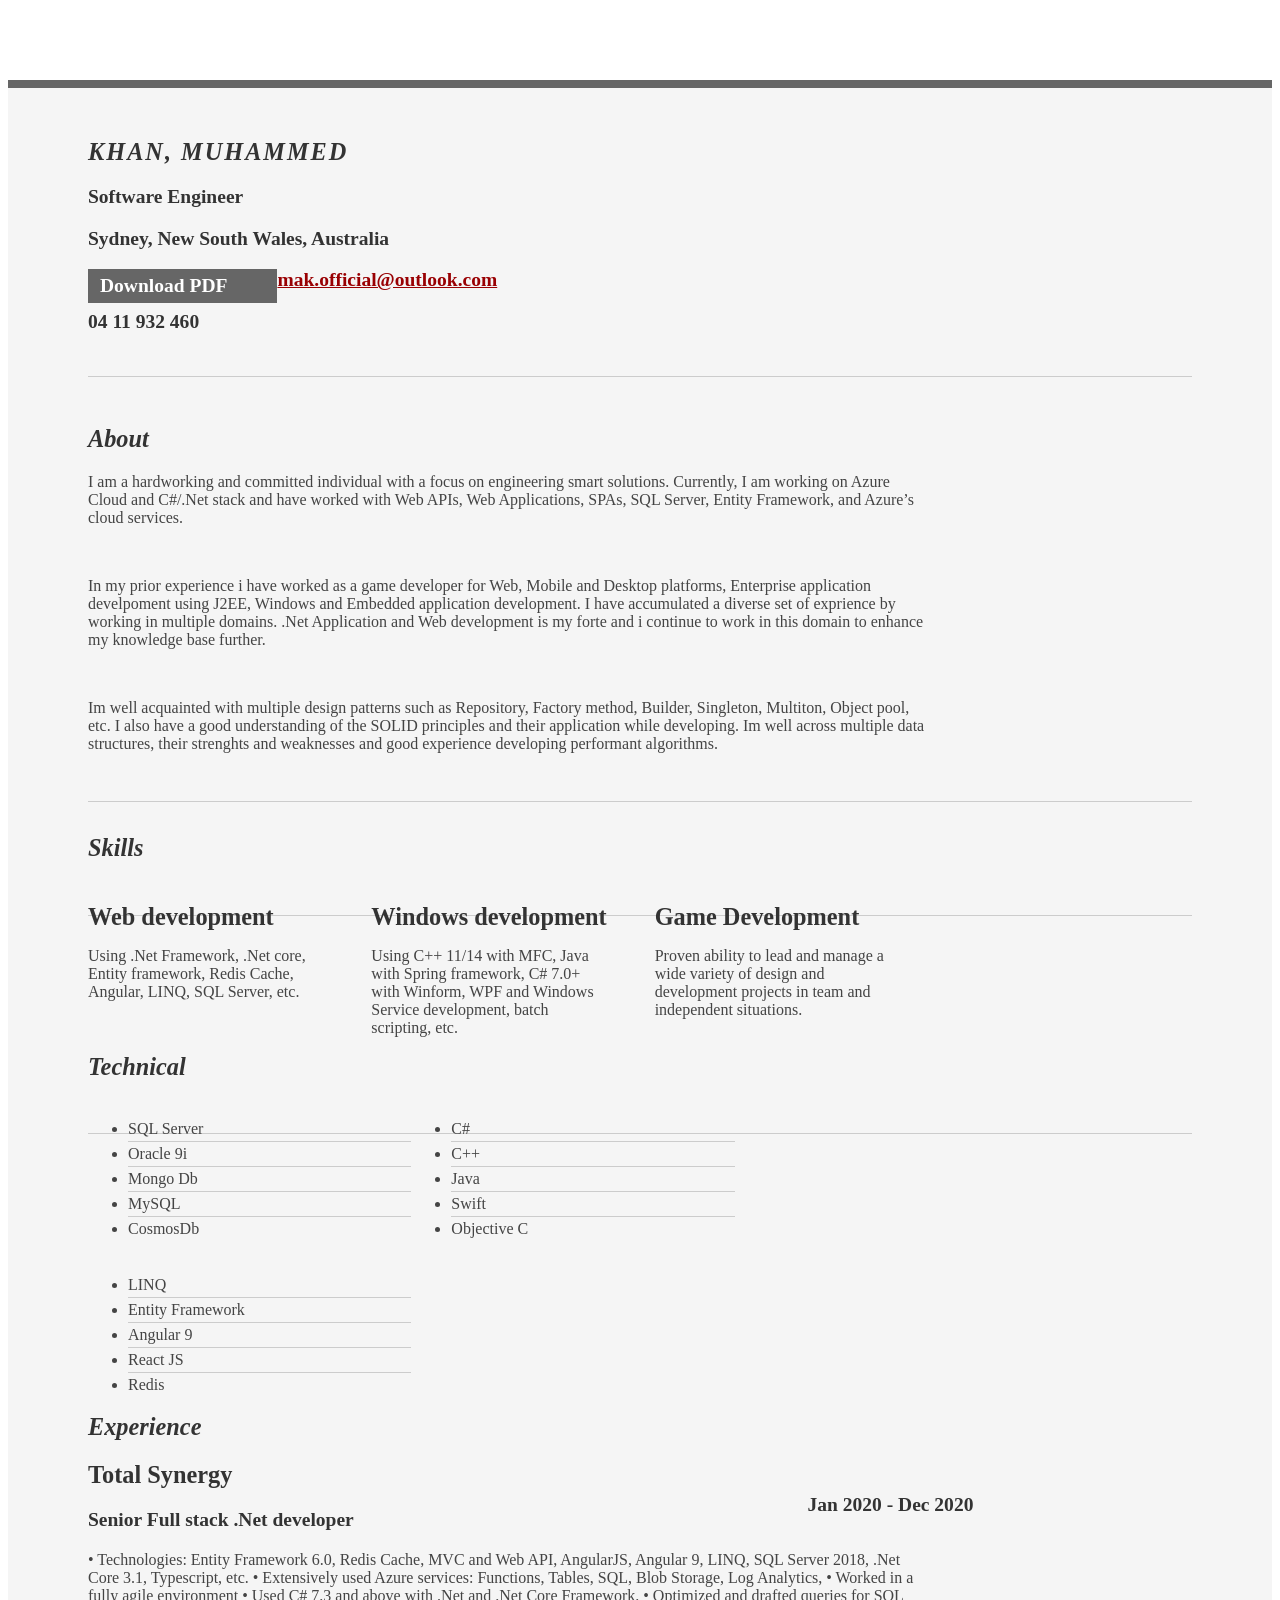
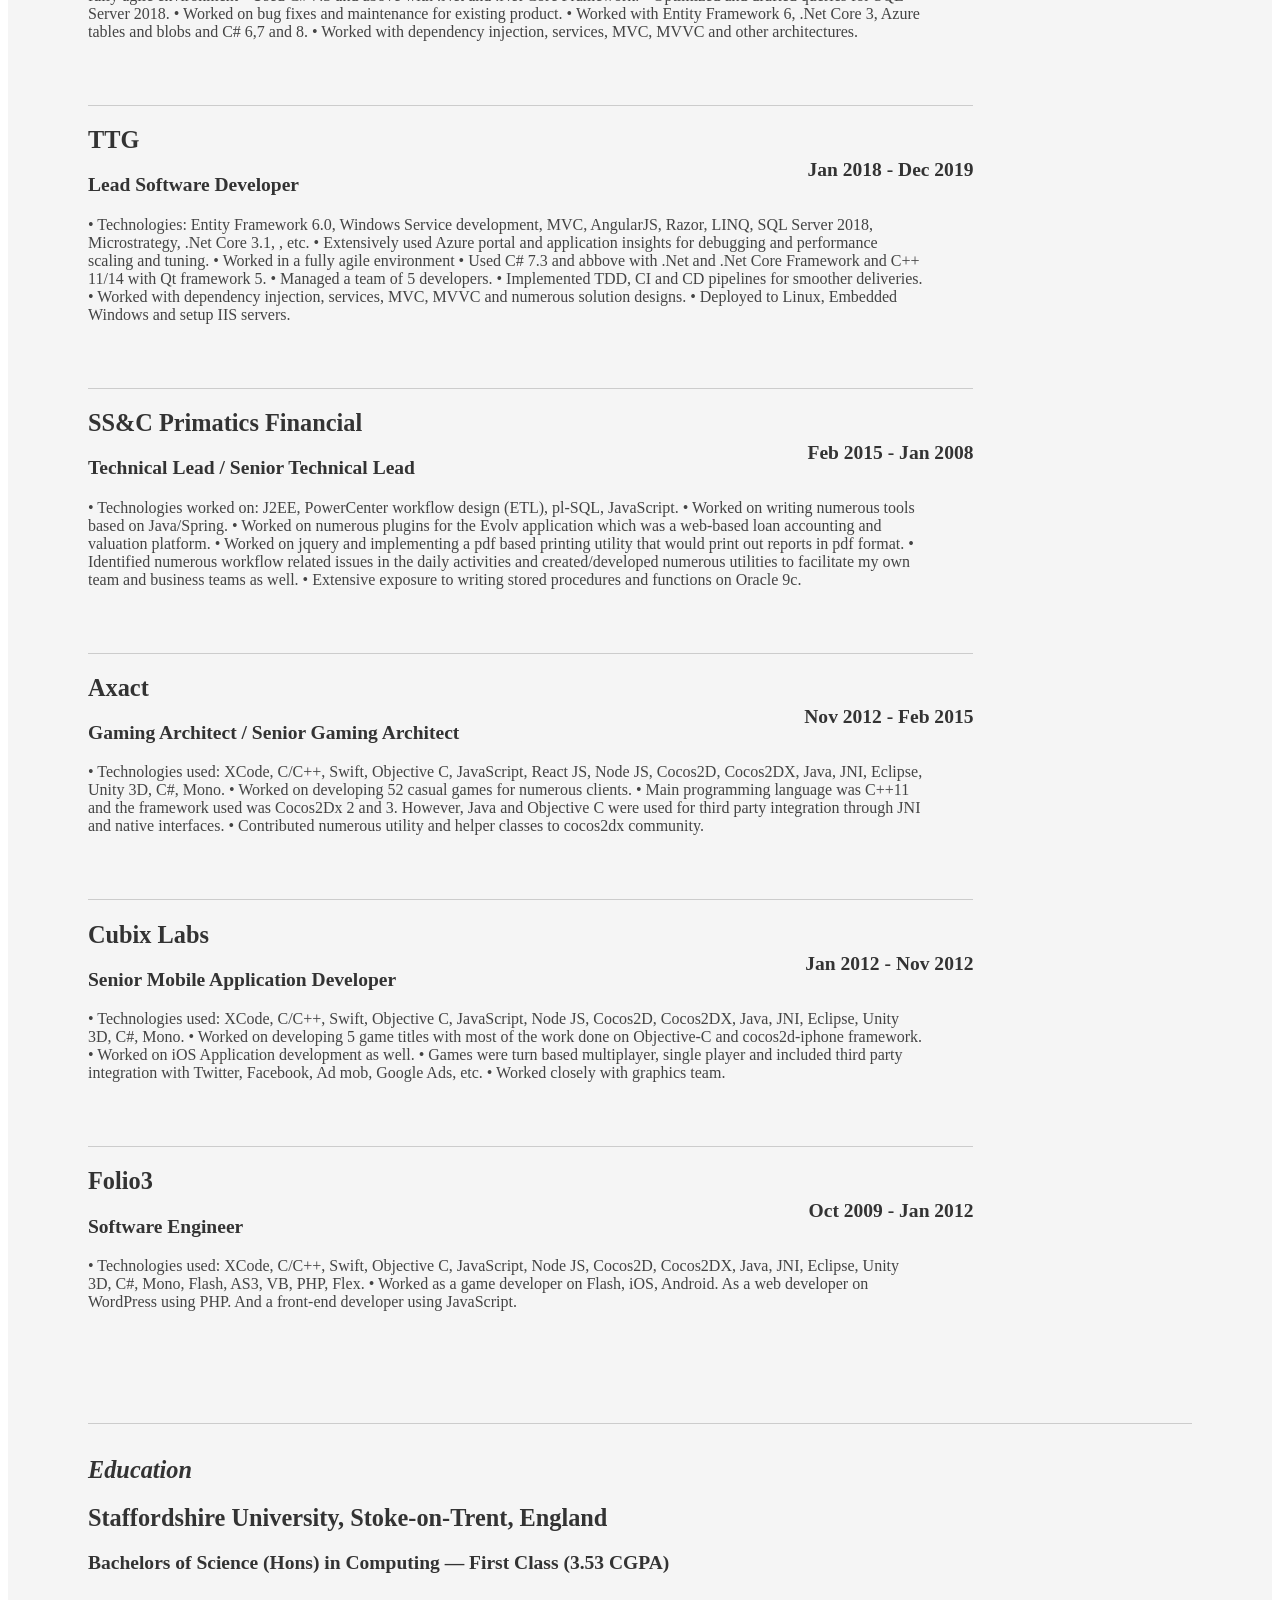
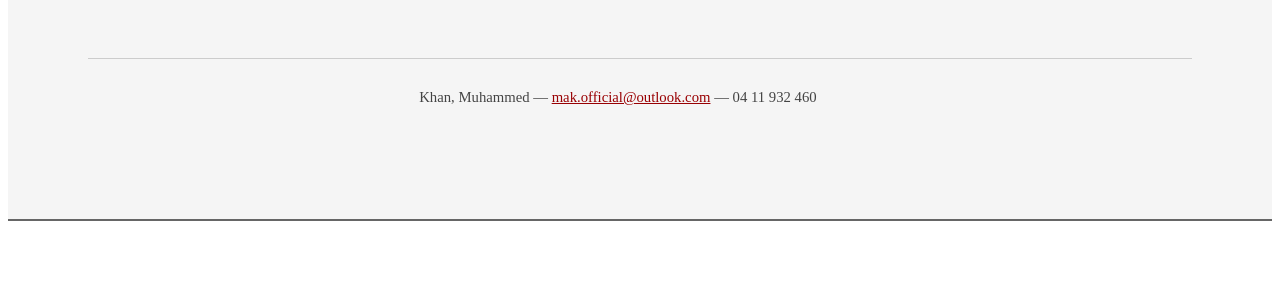
<file: index - Copy.html>
<!DOCTYPE html PUBLIC "-//W3C//DTD XHTML 1.0 Strict//EN" "http://www.w3.org/TR/xhtml1/DTD/xhtml1-strict.dtd">
<html>
<head>

	<title>Khan, Muhammed | Software Engineer | mak.official@outlook.com</title>
	<meta http-equiv="content-type" content="text/html; charset=utf-8" />

	<meta name="keywords" content="" />
	<meta name="description" content="" />

	<link rel="stylesheet" type="text/css" href="http://yui.yahooapis.com/2.7.0/build/reset-fonts-grids/reset-fonts-grids.css" media="all" /> 
	<link rel="stylesheet" type="text/css" href="resume.css" media="all" />

</head>
<body>

<div id="doc2" class="yui-t7">
	<div id="inner">
	
		<div id="hd">
			<div class="yui-gc">
				<div class="yui-u first">
					<h2><b>Khan, Muhammed</b></h2>
					<h3>Software Engineer</h3>
					<h3>Sydney, New South Wales, Australia</h3>
				</div>

				<div class="yui-u">
					<div class="contact-info">
						<h3><a id="pdf" href="./resume-2020.pdf">Download PDF</a></h3>
						<h3><a href="mailto:name@yourdomain.com">mak.official@outlook.com</a></h3>
						<h3>04 11 932 460</h3>
					</div><!--// .contact-info -->
				</div>
			</div><!--// .yui-gc -->
		</div><!--// hd -->

		<div id="bd">
			<div id="yui-main">
				<div class="yui-b">

					<div class="yui-gf">
						<div class="yui-u first">
							<h2>About</h2>
						</div>
						<div class="yui-u">
							<p>
								I am a hardworking and committed individual with a focus on engineering smart solutions. Currently, I am working on Azure Cloud and C#/.Net stack and have worked with Web APIs, Web Applications, SPAs, SQL Server, Entity Framework, and Azure’s cloud services. 
							</p>
							&nbsp;
							<p>
								In my prior experience i have worked as a game developer for Web, Mobile and Desktop platforms, Enterprise application develpoment using J2EE, Windows and Embedded application development. I have accumulated a diverse set of exprience by working in multiple domains. .Net Application and Web development is my forte and i continue to work in this domain to enhance my knowledge base further. 
							</p>
							&nbsp;
							<p>
								Im well acquainted with multiple design patterns such as Repository, Factory method, Builder, Singleton, Multiton, Object pool, etc. I also have a good understanding of the SOLID principles and their application while developing. Im well across multiple data structures, their strenghts and weaknesses and good experience developing performant algorithms. 
							</p>
						</div>
					</div><!--// .yui-gf -->

					<div class="yui-gf">
						<div class="yui-u first">
							<h2>Skills</h2>
						</div>
						<div class="yui-u">
							<div class="talent">
								<h2>Web development</h2>
								<p>Using .Net Framework, .Net core, Entity framework, Redis Cache, Angular, LINQ, SQL Server, etc.</p>
							</div>

							<div class="talent">
								<h2>Windows development</h2>
								<p>Using C++ 11/14 with MFC, Java with Spring framework, C# 7.0+ with Winform, WPF and Windows Service development, batch scripting, etc.</p>
							</div>

							<div class="talent">
								<h2>Game Development</h2>
								<p>Proven ability to lead and manage a wide variety of design and development projects in team and independent situations.</p>
							</div>
						</div>
					</div><!--// .yui-gf -->

					<div class="yui-gf">
						<div class="yui-u first">
							<h2>Technical</h2>
						</div>
						<div class="yui-u">
							<ul class="talent">
								<li>SQL Server</li>
								<li>Oracle 9i</li>
								<li>Mongo Db</li>
								<li>MySQL</li>
								<li class="last">CosmosDb</li>
							</ul>

							<ul class="talent">
								<li>C#</li>
								<li>C++</li>
								<li>Java</li>
								<li>Swift</li>
								<li class="last">Objective C</li>
							</ul>

							<ul class="talent">
								<li>LINQ</li>
								<li>Entity Framework</li>
								<li>Angular 9</li>
								<li>React JS</li>
								<li class="last">Redis</li>
							</ul>
						</div>
					</div><!--// .yui-gf-->

					<div class="yui-gf">
	
						<div class="yui-u first">
							<h2>Experience</h2>
						</div><!--// .yui-u -->

						<div class="yui-u">

							<div class="job">
								<h2>Total Synergy</h2>
								<h3>Senior Full stack .Net developer</h3>
								<h4>Jan 2020 - Dec 2020</h4>
								<p> •	Technologies: Entity Framework 6.0, Redis Cache, MVC and Web API, AngularJS, Angular 9, LINQ, SQL Server 2018, .Net Core 3.1, Typescript, etc. 
									•	Extensively used Azure services: Functions, Tables, SQL, Blob Storage, Log Analytics, 
									•	Worked in a fully agile environment
									•	Used C# 7.3 and above with .Net and .Net Core Framework. 
									•	Optimized and drafted queries for SQL Server 2018.
									•	Worked on bug fixes and maintenance for existing product. 
									•	Worked with Entity Framework 6, .Net Core 3, Azure tables and blobs and C# 6,7 and 8. 
									•	Worked with dependency injection, services, MVC, MVVC and other architectures.  
							    </p>
							</div>

							<div class="job">
								<h2>TTG</h2>
								<h3>Lead Software Developer</h3>
								<h4>Jan 2018 - Dec 2019</h4>
								<p> •	Technologies: Entity Framework 6.0, Windows Service development, MVC, AngularJS, Razor, LINQ, SQL Server 2018, Microstrategy, .Net Core 3.1, , etc. 
									•	Extensively used Azure portal and application insights for debugging and performance scaling and tuning. 
									•	Worked in a fully agile environment
									•	Used C# 7.3 and abbove with .Net and .Net Core Framework and C++ 11/14 with Qt framework 5.
									•	Managed a team of 5 developers. 
									•	Implemented TDD, CI and CD pipelines for smoother deliveries. 
									•	Worked with dependency injection, services, MVC, MVVC and numerous solution designs. 
									•	Deployed to Linux, Embedded Windows and setup IIS servers. 
							    </p>
							</div>

							<div class="job">
								<h2>SS&C Primatics Financial</h2>
								<h3>Technical Lead / Senior Technical Lead</h3>
								<h4>Feb 2015 - Jan 2008</h4>
								<p> •	Technologies worked on: J2EE, PowerCenter workflow design (ETL), pl-SQL, JavaScript.
									•	Worked on writing numerous tools based on Java/Spring.
									•	Worked on numerous plugins for the Evolv application which was a web-based loan accounting and valuation platform.
									•	Worked on jquery and implementing a pdf based printing utility that would print out reports in pdf format. 
									•	Identified numerous workflow related issues in the daily activities and created/developed numerous utilities to facilitate my own team and business teams as well. 
									•	Extensive exposure to writing stored procedures and functions on Oracle 9c. 
								</p>
							</div>

							<div class="job">
								<h2>Axact</h2>
								<h3>Gaming Architect / Senior Gaming Architect</h3>
								<h4>Nov 2012 - Feb 2015</h4>
								<p> •	Technologies used: XCode, C/C++, Swift, Objective C, JavaScript, React JS, Node JS, Cocos2D, Cocos2DX, Java, JNI, Eclipse, Unity 3D, C#, Mono. 
									•	Worked on developing 52 casual games for numerous clients.
									•	Main programming language was C++11 and the framework used was Cocos2Dx 2 and 3. However, Java and Objective C were used for third party integration through JNI and native interfaces. 
									•	Contributed numerous utility and helper classes to cocos2dx community. 
								</p>
							</div>

							<div class="job">
								<h2>Cubix Labs</h2>
								<h3>Senior Mobile Application Developer</h3>
								<h4>Jan 2012 - Nov 2012</h4>
								<p> •	Technologies used: XCode, C/C++, Swift, Objective C, JavaScript, Node JS, Cocos2D, Cocos2DX, Java, JNI, Eclipse, Unity 3D, C#, Mono. 
									•	Worked on developing 5 game titles with most of the work done on Objective-C and cocos2d-iphone framework. 
									•	Worked on iOS Application development as well. 
									•	Games were turn based multiplayer, single player and included third party integration with Twitter, Facebook, Ad mob, Google Ads, etc. 
									•	Worked closely with graphics team. 
								</p>
							</div>

							<div class="job last">
								<h2>Folio3</h2>
								<h3>Software Engineer</h3>
								<h4>Oct 2009 - Jan 2012</h4>
								<p> •	Technologies used: XCode, C/C++, Swift, Objective C, JavaScript, Node JS, Cocos2D, Cocos2DX, Java, JNI, Eclipse, Unity 3D, C#, Mono, Flash, AS3, VB, PHP, Flex. 
									•	Worked as a game developer on Flash, iOS, Android. As a web developer on WordPress using PHP. And a front-end developer using JavaScript. 
								</p>
							</div>

						</div><!--// .yui-u -->
					</div><!--// .yui-gf -->


					<div class="yui-gf last">
						<div class="yui-u first">
							<h2>Education</h2>
						</div>
						<div class="yui-u">
							<h2>Staffordshire University, Stoke-on-Trent, England</h2>
							<h3>Bachelors of Science (Hons) in Computing &mdash; <strong>First Class (3.53 CGPA)</strong> </h3>
						</div>
					</div><!--// .yui-gf -->


				</div><!--// .yui-b -->
			</div><!--// yui-main -->
		</div><!--// bd -->

		<div id="ft">
			<p>Khan, Muhammed &mdash; <a href="mailto:name@yourdomain.com">mak.official@outlook.com</a> &mdash; 04 11 932 460</p>
		</div><!--// footer -->

	</div><!-- // inner -->


</div><!--// doc -->


</body>
</html>
</file>
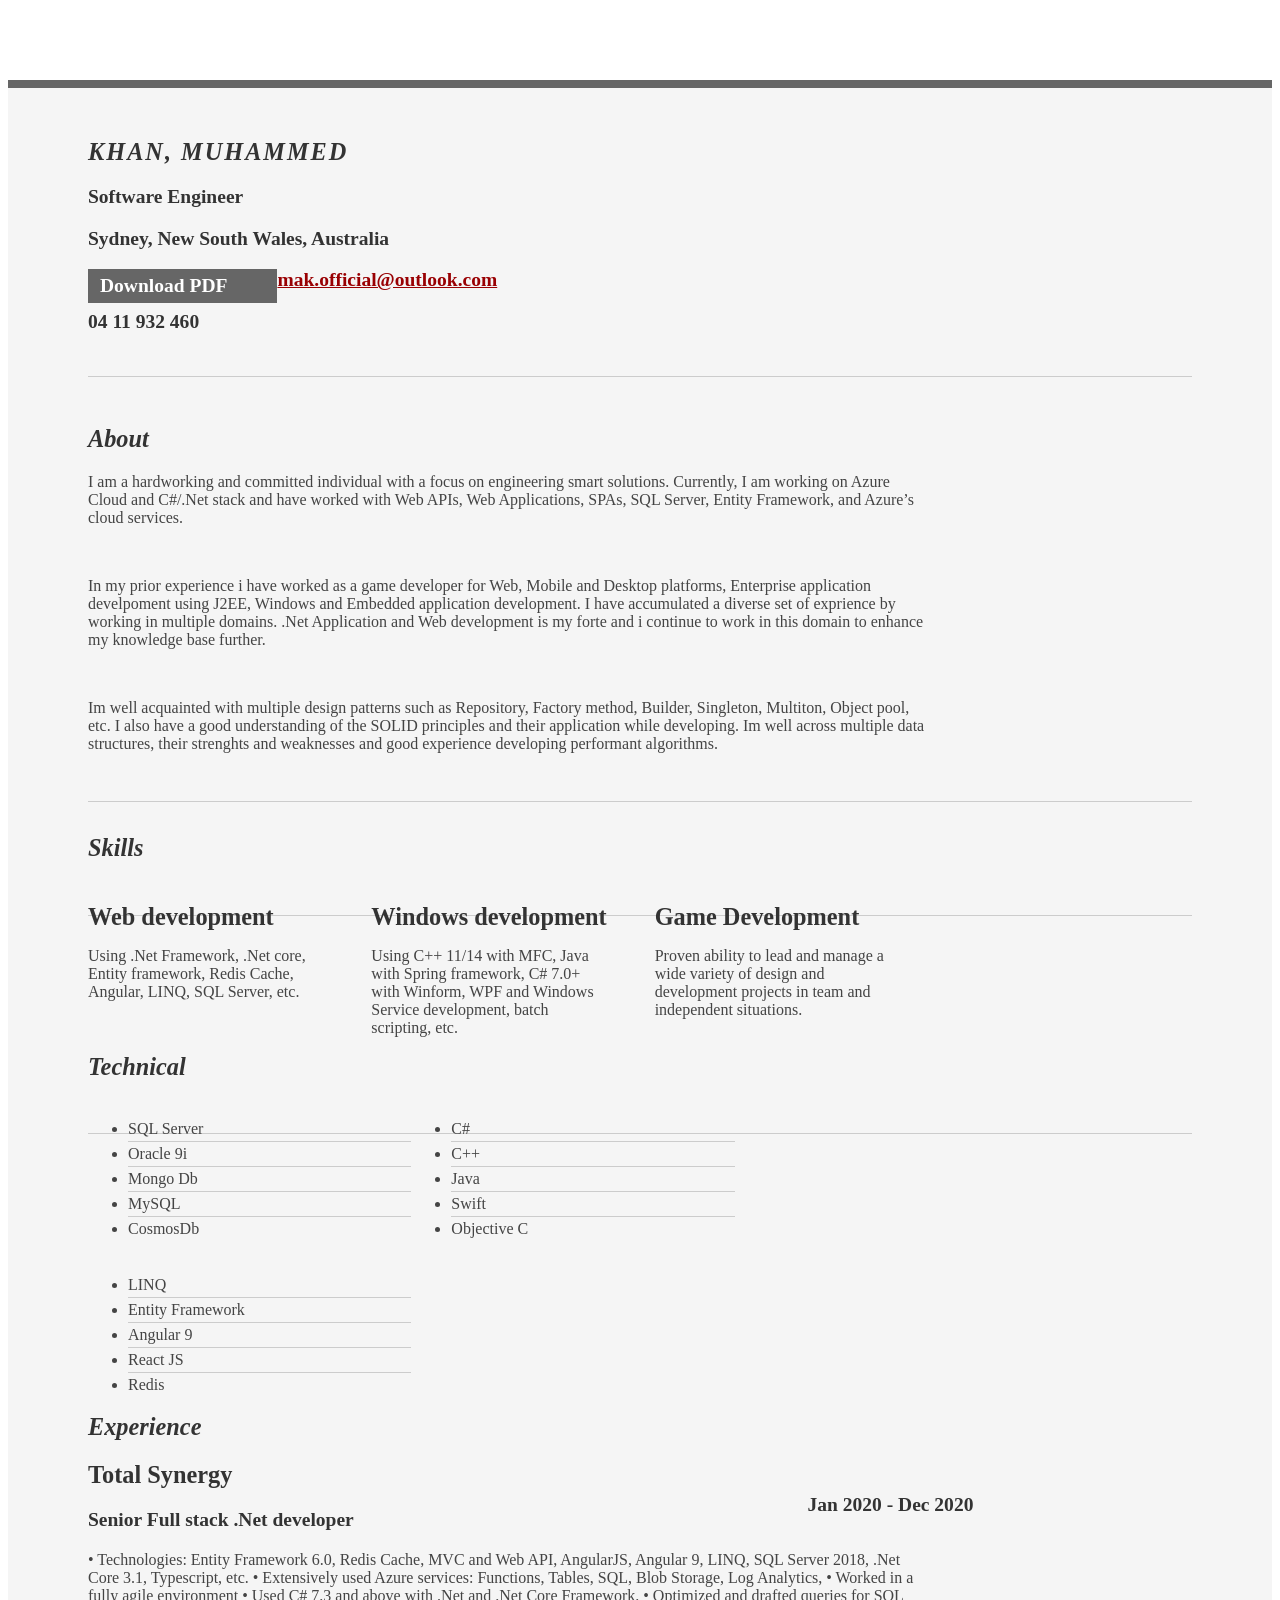
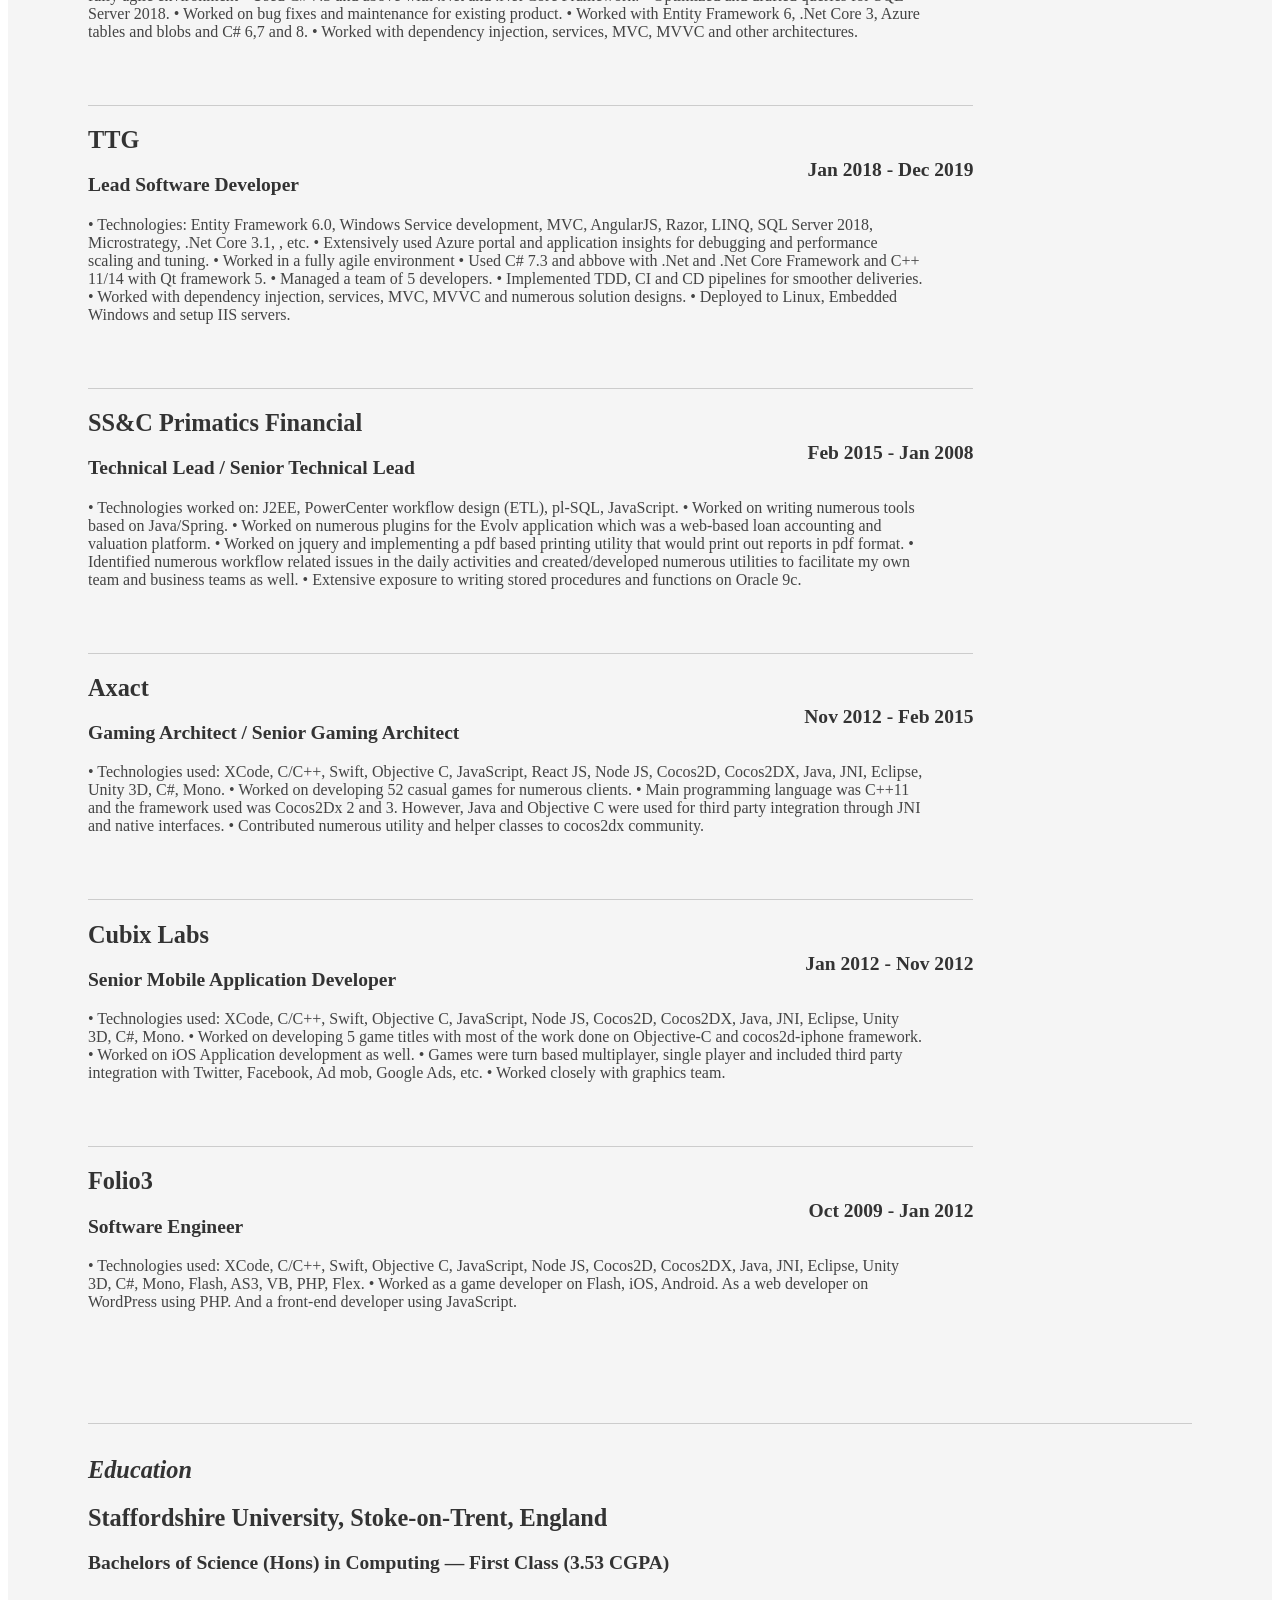
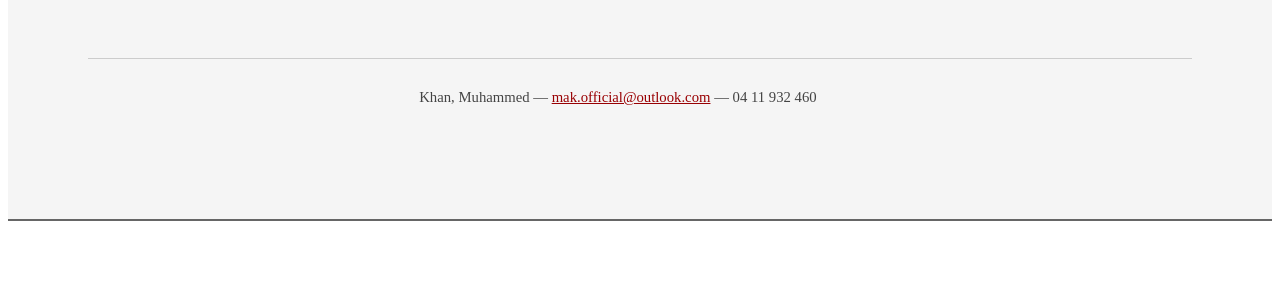
<file: srt-resume.html>
<!DOCTYPE html PUBLIC "-//W3C//DTD XHTML 1.0 Strict//EN" "http://www.w3.org/TR/xhtml1/DTD/xhtml1-strict.dtd">
<html>
<head>

	<title>Jonathan Doe | Web Designer, Director | name@yourdomain.com</title>
	<meta http-equiv="content-type" content="text/html; charset=utf-8" />

	<meta name="keywords" content="" />
	<meta name="description" content="" />

	<link rel="stylesheet" type="text/css" href="http://yui.yahooapis.com/2.7.0/build/reset-fonts-grids/reset-fonts-grids.css" media="all" /> 
	<link rel="stylesheet" type="text/css" href="resume.css" media="all" />

</head>
<body>

<div id="doc2" class="yui-t7">
	<div id="inner">
	
		<div id="hd">
			<div class="yui-gc">
				<div class="yui-u first">
					<h2><b>Khan, Muhammed</b></h2>
					<h3>Software Engineer</h3>
					<h3>Sydney, New South Wales, Australia</h3>
				</div>

				<div class="yui-u">
					<div class="contact-info">
						<h3><a id="pdf" href="./resume-2020.pdf">Download PDF</a></h3>
						<h3><a href="mailto:name@yourdomain.com">mak.official@outlook.com</a></h3>
						<h3>04 11 932 460</h3>
					</div><!--// .contact-info -->
				</div>
			</div><!--// .yui-gc -->
		</div><!--// hd -->

		<div id="bd">
			<div id="yui-main">
				<div class="yui-b">

					<div class="yui-gf">
						<div class="yui-u first">
							<h2>About</h2>
						</div>
						<div class="yui-u">
							<p>
								I am a hardworking and committed individual with a focus on engineering smart solutions. Currently, I am working on Azure Cloud and C#/.Net stack and have worked with Web APIs, Web Applications, SPAs, SQL Server, Entity Framework, and Azure’s cloud services. 
							</p>
							&nbsp;
							<p>
								In my prior experience i have worked as a game developer for Web, Mobile and Desktop platforms, Enterprise application develpoment using J2EE, Windows and Embedded application development. I have accumulated a diverse set of exprience by working in multiple domains. .Net Application and Web development is my forte and i continue to work in this domain to enhance my knowledge base further. 
							</p>
							&nbsp;
							<p>
								Im well acquainted with multiple design patterns such as Repository, Factory method, Builder, Singleton, Multiton, Object pool, etc. I also have a good understanding of the SOLID principles and their application while developing. Im well across multiple data structures, their strenghts and weaknesses and good experience developing performant algorithms. 
							</p>
						</div>
					</div><!--// .yui-gf -->

					<div class="yui-gf">
						<div class="yui-u first">
							<h2>Skills</h2>
						</div>
						<div class="yui-u">
							<div class="talent">
								<h2>Web development</h2>
								<p>Using .Net Framework, .Net core, Entity framework, Redis Cache, Angular, LINQ, SQL Server, etc.</p>
							</div>

							<div class="talent">
								<h2>Windows development</h2>
								<p>Using C++ 11/14 with MFC, Java with Spring framework, C# 7.0+ with Winform, WPF and Windows Service development, batch scripting, etc.</p>
							</div>

							<div class="talent">
								<h2>Game Development</h2>
								<p>Proven ability to lead and manage a wide variety of design and development projects in team and independent situations.</p>
							</div>
						</div>
					</div><!--// .yui-gf -->

					<div class="yui-gf">
						<div class="yui-u first">
							<h2>Technical</h2>
						</div>
						<div class="yui-u">
							<ul class="talent">
								<li>SQL Server</li>
								<li>Oracle 9i</li>
								<li>Mongo Db</li>
								<li>MySQL</li>
								<li class="last">CosmosDb</li>
							</ul>

							<ul class="talent">
								<li>C#</li>
								<li>C++</li>
								<li>Java</li>
								<li>Swift</li>
								<li class="last">Objective C</li>
							</ul>

							<ul class="talent">
								<li>LINQ</li>
								<li>Entity Framework</li>
								<li>Angular 9</li>
								<li>React JS</li>
								<li class="last">Redis</li>
							</ul>
						</div>
					</div><!--// .yui-gf-->

					<div class="yui-gf">
	
						<div class="yui-u first">
							<h2>Experience</h2>
						</div><!--// .yui-u -->

						<div class="yui-u">

							<div class="job">
								<h2>Total Synergy</h2>
								<h3>Senior Full stack .Net developer</h3>
								<h4>Jan 2020 - Dec 2020</h4>
								<p> •	Technologies: Entity Framework 6.0, Redis Cache, MVC and Web API, AngularJS, Angular 9, LINQ, SQL Server 2018, .Net Core 3.1, Typescript, etc. 
									•	Extensively used Azure services: Functions, Tables, SQL, Blob Storage, Log Analytics, 
									•	Worked in a fully agile environment
									•	Used C# 7.3 and above with .Net and .Net Core Framework. 
									•	Optimized and drafted queries for SQL Server 2018.
									•	Worked on bug fixes and maintenance for existing product. 
									•	Worked with Entity Framework 6, .Net Core 3, Azure tables and blobs and C# 6,7 and 8. 
									•	Worked with dependency injection, services, MVC, MVVC and other architectures.  
							    </p>
							</div>

							<div class="job">
								<h2>TTG</h2>
								<h3>Lead Software Developer</h3>
								<h4>Jan 2018 - Dec 2019</h4>
								<p> •	Technologies: Entity Framework 6.0, Windows Service development, MVC, AngularJS, Razor, LINQ, SQL Server 2018, Microstrategy, .Net Core 3.1, , etc. 
									•	Extensively used Azure portal and application insights for debugging and performance scaling and tuning. 
									•	Worked in a fully agile environment
									•	Used C# 7.3 and abbove with .Net and .Net Core Framework and C++ 11/14 with Qt framework 5.
									•	Managed a team of 5 developers. 
									•	Implemented TDD, CI and CD pipelines for smoother deliveries. 
									•	Worked with dependency injection, services, MVC, MVVC and numerous solution designs. 
									•	Deployed to Linux, Embedded Windows and setup IIS servers. 
							    </p>
							</div>

							<div class="job">
								<h2>SS&C Primatics Financial</h2>
								<h3>Technical Lead / Senior Technical Lead</h3>
								<h4>Feb 2015 - Jan 2008</h4>
								<p> •	Technologies worked on: J2EE, PowerCenter workflow design (ETL), pl-SQL, JavaScript.
									•	Worked on writing numerous tools based on Java/Spring.
									•	Worked on numerous plugins for the Evolv application which was a web-based loan accounting and valuation platform.
									•	Worked on jquery and implementing a pdf based printing utility that would print out reports in pdf format. 
									•	Identified numerous workflow related issues in the daily activities and created/developed numerous utilities to facilitate my own team and business teams as well. 
									•	Extensive exposure to writing stored procedures and functions on Oracle 9c. 
								</p>
							</div>

							<div class="job">
								<h2>Axact</h2>
								<h3>Gaming Architect / Senior Gaming Architect</h3>
								<h4>Nov 2012 - Feb 2015</h4>
								<p> •	Technologies used: XCode, C/C++, Swift, Objective C, JavaScript, React JS, Node JS, Cocos2D, Cocos2DX, Java, JNI, Eclipse, Unity 3D, C#, Mono. 
									•	Worked on developing 52 casual games for numerous clients.
									•	Main programming language was C++11 and the framework used was Cocos2Dx 2 and 3. However, Java and Objective C were used for third party integration through JNI and native interfaces. 
									•	Contributed numerous utility and helper classes to cocos2dx community. 
								</p>
							</div>

							<div class="job">
								<h2>Cubix Labs</h2>
								<h3>Senior Mobile Application Developer</h3>
								<h4>Jan 2012 - Nov 2012</h4>
								<p> •	Technologies used: XCode, C/C++, Swift, Objective C, JavaScript, Node JS, Cocos2D, Cocos2DX, Java, JNI, Eclipse, Unity 3D, C#, Mono. 
									•	Worked on developing 5 game titles with most of the work done on Objective-C and cocos2d-iphone framework. 
									•	Worked on iOS Application development as well. 
									•	Games were turn based multiplayer, single player and included third party integration with Twitter, Facebook, Ad mob, Google Ads, etc. 
									•	Worked closely with graphics team. 
								</p>
							</div>

							<div class="job last">
								<h2>Folio3</h2>
								<h3>Software Engineer</h3>
								<h4>Oct 2009 - Jan 2012</h4>
								<p> •	Technologies used: XCode, C/C++, Swift, Objective C, JavaScript, Node JS, Cocos2D, Cocos2DX, Java, JNI, Eclipse, Unity 3D, C#, Mono, Flash, AS3, VB, PHP, Flex. 
									•	Worked as a game developer on Flash, iOS, Android. As a web developer on WordPress using PHP. And a front-end developer using JavaScript. 
								</p>
							</div>

						</div><!--// .yui-u -->
					</div><!--// .yui-gf -->


					<div class="yui-gf last">
						<div class="yui-u first">
							<h2>Education</h2>
						</div>
						<div class="yui-u">
							<h2>Staffordshire University, Stoke-on-Trent, England</h2>
							<h3>Bachelors of Science (Hons) in Computing &mdash; <strong>First Class (3.53 CGPA)</strong> </h3>
						</div>
					</div><!--// .yui-gf -->


				</div><!--// .yui-b -->
			</div><!--// yui-main -->
		</div><!--// bd -->

		<div id="ft">
			<p>Khan, Muhammed &mdash; <a href="mailto:name@yourdomain.com">mak.official@outlook.com</a> &mdash; 04 11 932 460</p>
		</div><!--// footer -->

	</div><!-- // inner -->


</div><!--// doc -->


</body>
</html>
</file>
<file: styles.css>
/* Design tokens — personal site of Muhammed Ali Khan
   Light is the default; dark is opted into with data-theme="dark" on <html>.
   Colors are authored in oklch so light/dark stay perceptually matched. */

:root {
  /* Surfaces — warm neutral */
  --bg:            oklch(0.982 0.004 95);
  --surface:       oklch(0.998 0.002 95);
  --surface-2:     oklch(0.955 0.005 95);

  /* Ink */
  --ink:           oklch(0.22 0.010 90);   /* headings, primary text */
  --ink-2:         oklch(0.48 0.010 90);   /* body, secondary */
  --ink-3:         oklch(0.66 0.008 90);   /* meta, mono labels */

  /* Lines */
  --line:          oklch(0.90 0.005 90);   /* hairlines, card borders */
  --line-strong:   oklch(0.80 0.006 90);   /* control borders, diagram edges */

  /* Accents — identical L and C, hue is the only variable */
  --accent:        oklch(0.55 0.16 238);   /* blue — actions, request flow */
  --accent-soft:   oklch(0.55 0.16 238 / 0.10);
  --accent-2:      oklch(0.55 0.14 20);    /* warm coral — status, event flow */
  --accent-2-soft: oklch(0.55 0.14 20 / 0.10);
  --on-accent:     oklch(0.99 0 0);

  /* Elevation */
  --shadow-1: 0 1px 2px oklch(0.2 0.01 90 / 0.06), 0 1px 1px oklch(0.2 0.01 90 / 0.04);
  --shadow-2: 0 8px 24px -8px oklch(0.2 0.01 90 / 0.14), 0 2px 6px -2px oklch(0.2 0.01 90 / 0.08);

  /* Hero grid field */
  --grid-line: oklch(0.2 0.01 90 / 0.05);

  /* Spacing scale (4px base) */
  --space-1: 4px;  --space-2: 8px;  --space-3: 12px; --space-4: 20px;
  --space-5: 32px; --space-6: 48px; --space-7: 72px; --space-8: 96px;

  /* Radius */
  --radius-sm: 6px;   /* tags */
  --radius-md: 8px;   /* buttons, inputs */
  --radius-lg: 12px;  /* cards */
  --radius-xl: 14px;  /* diagram panel */
  --radius-pill: 999px;

  /* Motion */
  --dur-state: 160ms;
  --dur-lift: 200ms;
  --dur-theme: 240ms;
  --dur-reveal: 560ms;
  --ease-out: cubic-bezier(.22, 1, .36, 1);
}

html[data-theme="dark"] {
  --bg:            oklch(0.168 0.006 90);
  --surface:       oklch(0.205 0.006 90);
  --surface-2:     oklch(0.248 0.007 90);
  --ink:           oklch(0.965 0.004 95);
  --ink-2:         oklch(0.72 0.008 95);
  --ink-3:         oklch(0.55 0.008 95);
  --line:          oklch(0.29 0.008 90);
  --line-strong:   oklch(0.40 0.010 90);
  --accent:        oklch(0.75 0.14 238);
  --accent-soft:   oklch(0.75 0.14 238 / 0.14);
  --accent-2:      oklch(0.80 0.13 20);
  --accent-2-soft: oklch(0.80 0.13 20 / 0.14);
  --on-accent:     oklch(0.16 0.01 238);
  --shadow-1: 0 1px 2px oklch(0 0 0 / 0.4);
  --shadow-2: 0 12px 32px -10px oklch(0 0 0 / 0.6), 0 2px 8px -2px oklch(0 0 0 / 0.4);
  --grid-line: oklch(1 0 0 / 0.045);
}

/* Type — two families only */
:root {
  --font-sans: "Instrument Sans", ui-sans-serif, system-ui, sans-serif;
  --font-mono: "JetBrains Mono", ui-monospace, SFMono-Regular, monospace;
}

*, *::before, *::after { box-sizing: border-box; }

html { background: var(--bg); }

body {
  margin: 0;
  min-height: 100vh;
  background: var(--bg);
  color: var(--ink);
  font-family: var(--font-sans);
  -webkit-font-smoothing: antialiased;
  text-wrap: pretty;
  transition: background var(--dur-theme) ease, color var(--dur-theme) ease;
}

a { color: var(--accent); text-underline-offset: 3px; }

:focus-visible {
  outline: 2px solid var(--accent);
  outline-offset: 2px;
}

@keyframes dash      { to { stroke-dashoffset: -1000; } }
@keyframes pulseNode { 0%,100% { opacity:.35; transform:scale(1);} 50% { opacity:.9; transform:scale(1.35);} }
@media (prefers-reduced-motion: reduce) { * { animation: none !important; } }

/* ---------------------------------------------------------------- */
/* Theme toggle                                                      */
/* ---------------------------------------------------------------- */

.theme-toggle {
  position: fixed;
  right: 24px;
  bottom: 24px;
  z-index: 40;
  padding: 6px;
  border: 1px solid var(--line);
  border-radius: var(--radius-lg);
  background: color-mix(in oklch, var(--surface) 88%, transparent);
  backdrop-filter: blur(12px);
  box-shadow: var(--shadow-2);
}

.theme-toggle__btn {
  height: 28px;
  padding: 0 12px;
  border-radius: 7px;
  border: 1px solid var(--line-strong);
  background: transparent;
  color: var(--ink-2);
  font-family: var(--font-mono);
  font-size: 10px;
  letter-spacing: 0.08em;
  text-transform: uppercase;
  cursor: pointer;
  transition: all var(--dur-state) ease;
}

.theme-toggle__btn:hover {
  border-color: var(--accent);
  color: var(--accent);
}

/* ---------------------------------------------------------------- */
/* Hero                                                               */
/* ---------------------------------------------------------------- */

.hero {
  position: relative;
  overflow: hidden;
  border-bottom: 1px solid var(--line);
  background-image:
    linear-gradient(var(--grid-line) 1px, transparent 1px),
    linear-gradient(90deg, var(--grid-line) 1px, transparent 1px);
  background-size: 52px 52px;
  background-repeat: repeat, repeat;
}

.hero__inner {
  max-width: 1120px;
  margin: 0 auto;
  padding: clamp(72px, 11vw, 120px) clamp(20px, 5vw, 40px) 0;
  position: relative;
}

.eyebrow {
  display: flex;
  align-items: center;
  gap: 10px;
  font-family: var(--font-mono);
  font-size: 11px;
  letter-spacing: 0.16em;
  text-transform: uppercase;
  color: var(--accent);
  margin: 0 0 26px;
}

.brand-mark {
  flex: none;
  display: block;
  color: #c67139;
}

.hero__title {
  font-size: clamp(38px, 7.4vw, 76px);
  line-height: 1.0;
  letter-spacing: -0.04em;
  font-weight: 600;
  margin: 0 0 26px;
  max-width: 15ch;
}

.hero__intro {
  font-size: 19px;
  line-height: 1.65;
  color: var(--ink-2);
  max-width: 56ch;
  margin: 0 0 44px;
}

.hero__diagram-wrap {
  max-width: 1120px;
  margin: 0 auto;
  padding: 0 clamp(20px, 5vw, 40px) 72px;
}

.diagram-card {
  border: 1px solid var(--line);
  border-radius: var(--radius-xl);
  background: var(--surface);
  padding: 26px 22px 18px;
  box-shadow: var(--shadow-1);
}

.diagram-legend {
  display: flex;
  flex-wrap: wrap;
  gap: 20px;
  margin-top: 16px;
  padding-top: 14px;
  border-top: 1px solid var(--line);
}

.legend-item {
  display: flex;
  align-items: center;
  gap: 8px;
  font-family: var(--font-mono);
  font-size: 11px;
  color: var(--ink-3);
}

.legend-dot {
  width: 8px;
  height: 8px;
  border-radius: 50%;
  background: var(--accent);
}

.legend-dot--accent2 { background: var(--accent-2); }

.legend-note {
  font-family: var(--font-mono);
  font-size: 11px;
  color: var(--ink-3);
  margin-left: auto;
}

/* ---------------------------------------------------------------- */
/* Main / sections                                                    */
/* ---------------------------------------------------------------- */

main {
  max-width: 1120px;
  margin: 0 auto;
  padding: 0 clamp(20px, 5vw, 40px);
}

.section {
  padding: 88px 0;
  border-bottom: 1px solid var(--line);
}

.section-header {
  display: flex;
  align-items: baseline;
  gap: 16px;
  margin-bottom: 28px;
}

.section-header--tight { margin-bottom: 12px; }

.section-ordinal {
  font-family: var(--font-mono);
  font-size: 11px;
  letter-spacing: 0.14em;
  text-transform: uppercase;
  color: var(--ink-3);
}

.section-header h2 {
  font-size: 30px;
  letter-spacing: -0.025em;
  font-weight: 600;
  margin: 0;
}

.section-meta {
  font-family: var(--font-mono);
  font-size: 11px;
  color: var(--ink-3);
  margin-left: auto;
}

.section-sub {
  font-size: 15px;
  color: var(--ink-2);
  margin: 0 0 28px;
  max-width: 58ch;
}

/* ---- 01 What I work on ---- */

.domain-list {
  display: grid;
  grid-template-columns: repeat(auto-fit, minmax(min(380px, 100%), 1fr));
  gap: 0 56px;
}

.domain-row {
  display: flex;
  align-items: baseline;
  gap: 16px;
  padding: 15px 0;
  border-bottom: 1px solid var(--line);
}

.domain-row__n {
  width: 26px;
  flex: none;
  font-family: var(--font-mono);
  font-size: 11px;
  color: var(--ink-3);
}

.domain-row__name {
  font-size: 16px;
  font-weight: 500;
  flex: none;
}

.domain-row__rule {
  flex: 1;
  height: 1px;
  background: var(--line);
}

.domain-row__note {
  font-family: var(--font-mono);
  font-size: 11px;
  color: var(--ink-3);
  text-align: right;
}

/* ---- 02 Selected work ---- */

.work-grid {
  display: grid;
  grid-template-columns: repeat(auto-fit, minmax(310px, 1fr));
  gap: 16px;
}

.work-card {
  display: block;
  position: relative;
  overflow: hidden;
  border: 1px solid var(--line);
  border-radius: var(--radius-lg);
  background: var(--surface);
  padding: 24px;
  text-decoration: none;
  color: inherit;
  transition: border-color var(--dur-lift) ease, transform var(--dur-lift) ease, box-shadow var(--dur-lift) ease;
}

.work-card:hover {
  border-color: var(--line-strong);
  transform: translateY(-2px);
  box-shadow: var(--shadow-2);
}

.work-card__top {
  display: flex;
  align-items: center;
  justify-content: space-between;
  gap: 12px;
  margin-bottom: 14px;
  position: relative;
}

.work-card__kind {
  font-family: var(--font-mono);
  font-size: 11px;
  letter-spacing: 0.08em;
  text-transform: uppercase;
  color: var(--accent);
}

.work-card__year {
  font-family: var(--font-mono);
  font-size: 11px;
  color: var(--ink-3);
}

.work-card__title {
  font-size: 18px;
  font-weight: 600;
  letter-spacing: -0.018em;
  margin-bottom: 9px;
  position: relative;
}

.work-card__blurb {
  font-size: 14px;
  line-height: 1.6;
  color: var(--ink-2);
  margin-bottom: 20px;
  position: relative;
}

.work-card__tags {
  display: flex;
  flex-wrap: wrap;
  gap: 6px;
  position: relative;
}

.tag {
  display: inline-flex;
  align-items: center;
  height: 22px;
  padding: 0 8px;
  border-radius: var(--radius-sm);
  background: var(--surface-2);
  border: 1px solid var(--line);
  color: var(--ink-3);
  font-family: var(--font-mono);
  font-size: 10px;
}

.work-carousel {
  position: relative;
  margin-top: 20px;
  height: clamp(200px, 26vw, 320px);
  border: 1px solid var(--line);
  border-radius: var(--radius-lg);
  background: var(--surface);
  overflow: hidden;
}

.work-carousel__idle {
  position: absolute;
  inset: 0;
  display: flex;
  align-items: center;
  justify-content: center;
  font-family: var(--font-mono);
  font-size: 12px;
  letter-spacing: 0.04em;
  color: var(--ink-3);
  opacity: 1;
  transition: opacity var(--dur-lift) ease;
}

.work-carousel.is-active .work-carousel__idle { opacity: 0; }

.work-carousel__frame {
  position: absolute;
  inset: 0;
}

.work-carousel__slide {
  position: absolute;
  inset: 0;
  opacity: 0;
  background: linear-gradient(135deg, var(--accent-soft), var(--accent-2-soft));
  transition: opacity 480ms var(--ease-out);
}

.work-carousel__slide.is-visible { opacity: 1; }

.work-carousel__slide img {
  position: absolute;
  inset: 0;
  width: 100%;
  height: 100%;
  object-fit: cover;
}

.work-carousel__meta {
  position: absolute;
  left: 0;
  right: 0;
  bottom: 0;
  display: flex;
  align-items: center;
  justify-content: space-between;
  gap: 12px;
  padding: 12px 16px;
  background: linear-gradient(0deg, color-mix(in oklch, var(--surface) 88%, transparent), transparent);
  opacity: 0;
  transition: opacity var(--dur-lift) ease;
}

.work-carousel.is-active .work-carousel__meta { opacity: 1; }

.work-carousel__title {
  font-family: var(--font-mono);
  font-size: 12px;
  font-weight: 500;
  color: var(--ink);
}

.work-carousel__dots {
  display: flex;
  gap: 6px;
}

.work-carousel__dot {
  width: 6px;
  height: 6px;
  border-radius: 50%;
  background: var(--line-strong);
  transition: background var(--dur-state) ease, transform var(--dur-state) ease;
}

.work-carousel__dot.is-active {
  background: var(--accent);
  transform: scale(1.3);
}

/* ---- 03 Open source ---- */

.os-list {
  border: 1px solid var(--line);
  border-radius: var(--radius-lg);
  overflow: hidden;
  background: var(--surface);
}

.os-row {
  display: flex;
  flex-wrap: wrap;
  align-items: center;
  gap: 10px 20px;
  padding: 18px 22px;
  border-bottom: 1px solid var(--line);
  text-decoration: none;
  color: inherit;
  transition: background var(--dur-state) ease;
}

.os-row:last-child { border-bottom: none; }

.os-row:hover { background: var(--surface-2); }

.os-row__name {
  font-family: var(--font-mono);
  font-size: 14px;
  font-weight: 500;
  color: var(--accent);
  flex: none;
}

.os-row__desc {
  font-size: 14px;
  color: var(--ink-2);
  flex: 1 1 200px;
  min-width: 0;
}

.os-row__lang {
  font-family: var(--font-mono);
  font-size: 11px;
  color: var(--ink-3);
  flex: none;
}

.os-row__stars {
  font-family: var(--font-mono);
  font-size: 11px;
  color: var(--ink-3);
  flex: none;
  width: 34px;
  text-align: right;
}

/* ---- 04 Now ---- */

.now-grid {
  display: grid;
  grid-template-columns: repeat(auto-fit, minmax(280px, 1fr));
  gap: 28px;
}

.now-item {
  display: flex;
  gap: 14px;
}

.now-item__dot {
  margin-top: 7px;
  width: 8px;
  height: 8px;
  flex: none;
  border-radius: 50%;
  background: var(--line-strong);
}

.now-item__dot--live {
  background: var(--accent-2);
  box-shadow: 0 0 0 4px var(--accent-2-soft);
}

.now-item__title {
  font-size: 16px;
  font-weight: 600;
  margin-bottom: 6px;
  color: var(--ink-2);
}

.now-item__title--live { color: var(--ink); }

.now-item__body {
  font-size: 14px;
  line-height: 1.62;
  color: var(--ink-2);
}

/* ---- Footer ---- */

.site-footer {
  padding: 88px 0 96px;
  display: flex;
  flex-wrap: wrap;
  align-items: flex-end;
  justify-content: space-between;
  gap: 32px;
}

.site-footer__lead {
  font-size: 26px;
  font-weight: 600;
  letter-spacing: -0.025em;
  margin-bottom: 8px;
}

.site-footer__body {
  font-size: 15px;
  color: var(--ink-2);
  max-width: 44ch;
}

.site-footer__links {
  display: flex;
  flex-wrap: wrap;
  gap: 26px;
}

.site-footer__links a {
  font-family: var(--font-mono);
  font-size: 13px;
  color: var(--ink-2);
  text-decoration: none;
  border-bottom: 1px solid var(--line-strong);
  padding-bottom: 3px;
  transition: all var(--dur-state) ease;
}

.site-footer__links a:hover {
  color: var(--accent);
  border-color: var(--accent);
}
</file>
<file: resume.css>
/*
---------------------------------------------------------------------------------
	STRIPPED DOWN RESUME TEMPLATE
    html resume

    v0.9: 5/28/09

    design and code by: thingsthatarebrown.com 
                        (matt brown)
---------------------------------------------------------------------------------
*/


.msg { padding: 10px; background: #222; position: relative; }
.msg h1 { color: #fff;  }
.msg a { margin-left: 20px; background: #408814; color: white; padding: 4px 8px; text-decoration: none; }
.msg a:hover { background: #266400; }

/* //-- yui-grids style overrides -- */
body { font-family: Georgia; color: #444; }
#inner { padding: 10px 80px; margin: 80px auto; background: #f5f5f5; border: solid #666; border-width: 8px 0 2px 0; }
.yui-gf { margin-bottom: 2em; padding-bottom: 2em; border-bottom: 1px solid #ccc; }

/* //-- header, body, footer -- */
#hd { margin: 2.5em 0 3em 0; padding-bottom: 1.5em; border-bottom: 1px solid #ccc }
#hd h2 { text-transform: uppercase; letter-spacing: 2px; }
#bd, #ft { margin-bottom: 2em; }

/* //-- footer -- */
#ft { padding: 1em 0 5em 0; font-size: 92%; border-top: 1px solid #ccc; text-align: center; }
#ft p { margin-bottom: 0; text-align: center;   }

/* //-- core typography and style -- */
#hd h1 { font-size: 48px; text-transform: uppercase; letter-spacing: 3px; }
h2 { font-size: 152% }
h3, h4 { font-size: 122%; }
h1, h2, h3, h4 { color: #333; }
p { font-size: 100%; line-height: 18px; padding-right: 3em; }
a { color: #990003 }
a:hover { text-decoration: none; }
strong { font-weight: bold; }
li { line-height: 24px; border-bottom: 1px solid #ccc; }
p.enlarge { font-size: 144%; padding-right: 6.5em; line-height: 24px; }
p.enlarge span { color: #000 }
.contact-info { margin-top: 7px; }
.first h2 { font-style: italic; }
.last { border-bottom: 0 }


/* //-- section styles -- */

a#pdf { display: block; float: left; background: #666; color: white; padding: 6px 50px 6px 12px; margin-bottom: 6px; text-decoration: none;  }
a#pdf:hover { background: #222; }

.job { position: relative; margin-bottom: 1em; padding-bottom: 1em; border-bottom: 1px solid #ccc; }
.job h4 { position: absolute; top: 0.35em; right: 0 }
.job p { margin: 0.75em 0 3em 0; }

.last { border: none; }
.skills-list {  }
.skills-list ul { margin: 0; }
.skills-list li { margin: 3px 0; padding: 3px 0; }
.skills-list li span { font-size: 152%; display: block; margin-bottom: -2px; padding: 0 }
.talent { width: 32%; float: left }
.talent h2 { margin-bottom: 6px; }

#srt-ttab { margin-bottom: 100px; text-align: center;  }
#srt-ttab img.last { margin-top: 20px }

/* --// override to force 1/8th width grids -- */
.yui-gf .yui-u{width:80.2%;}
.yui-gf div.first{width:12.3%;}
</file>
